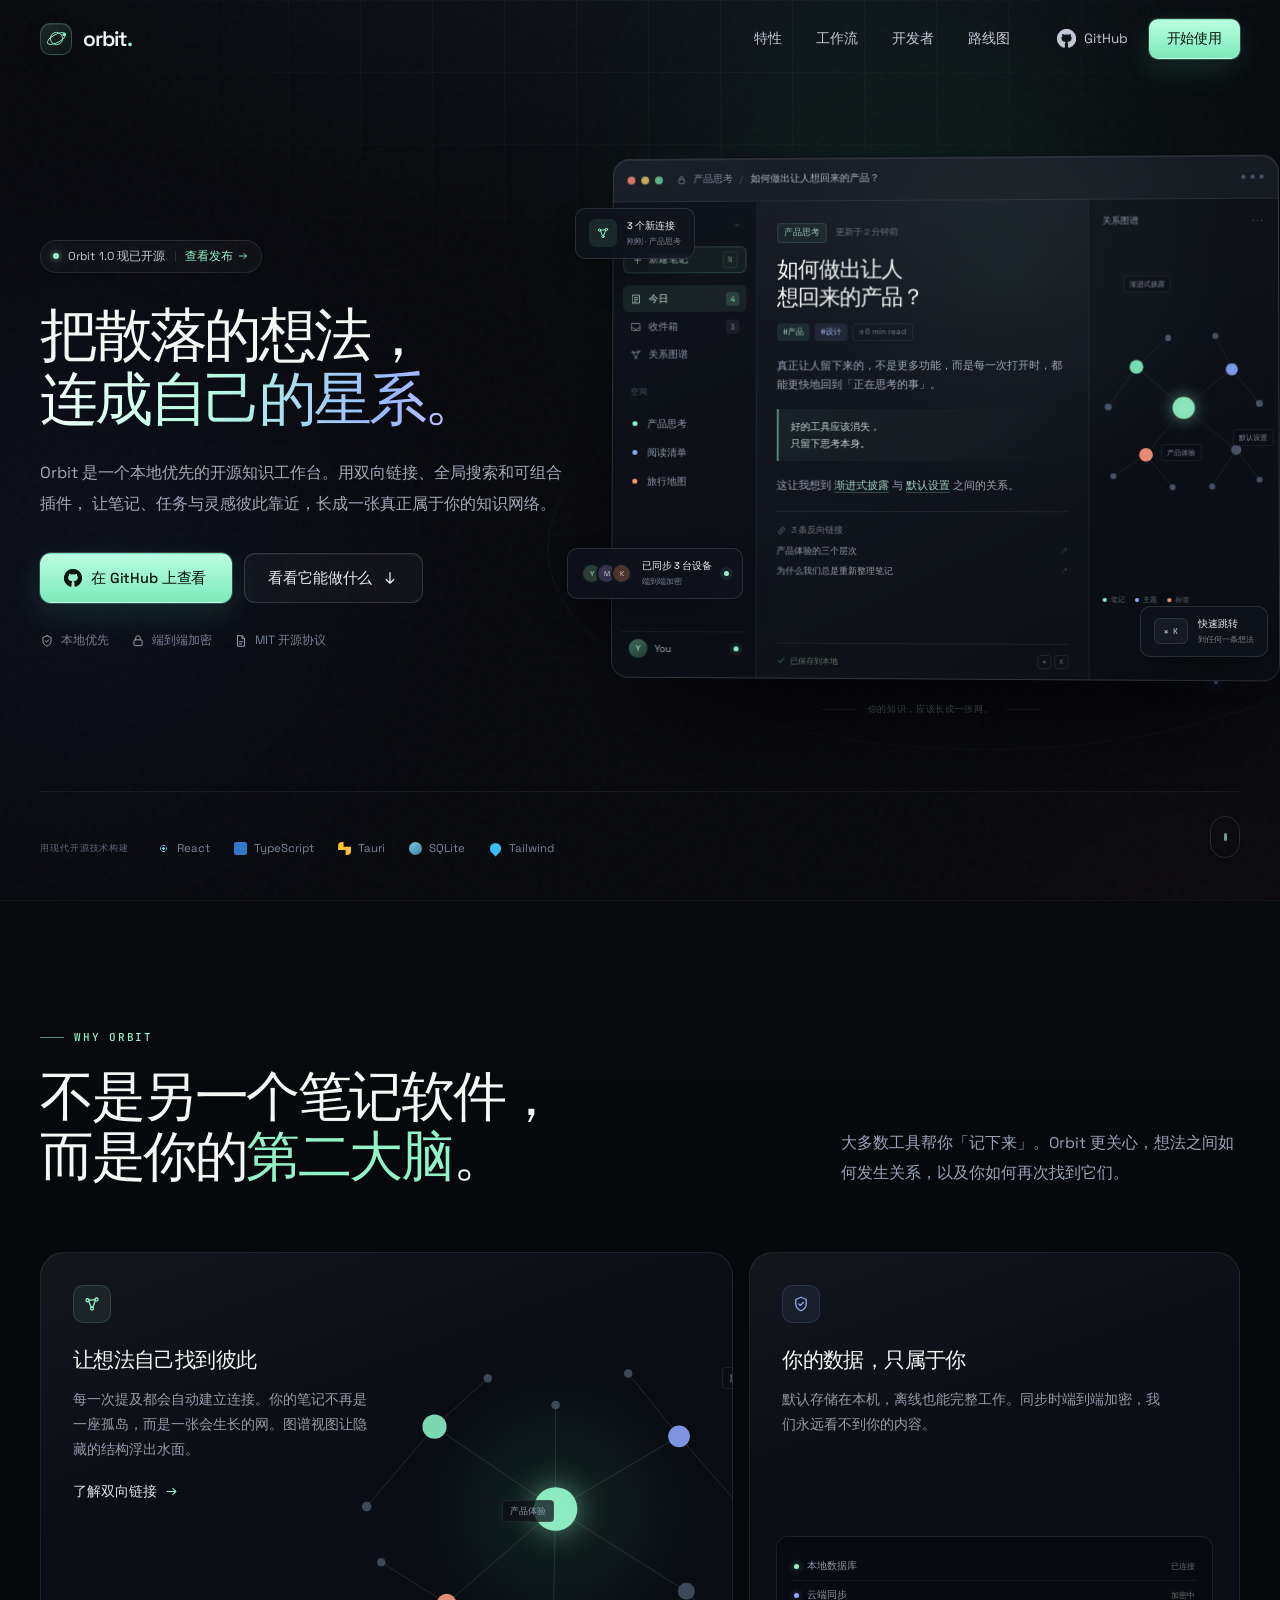
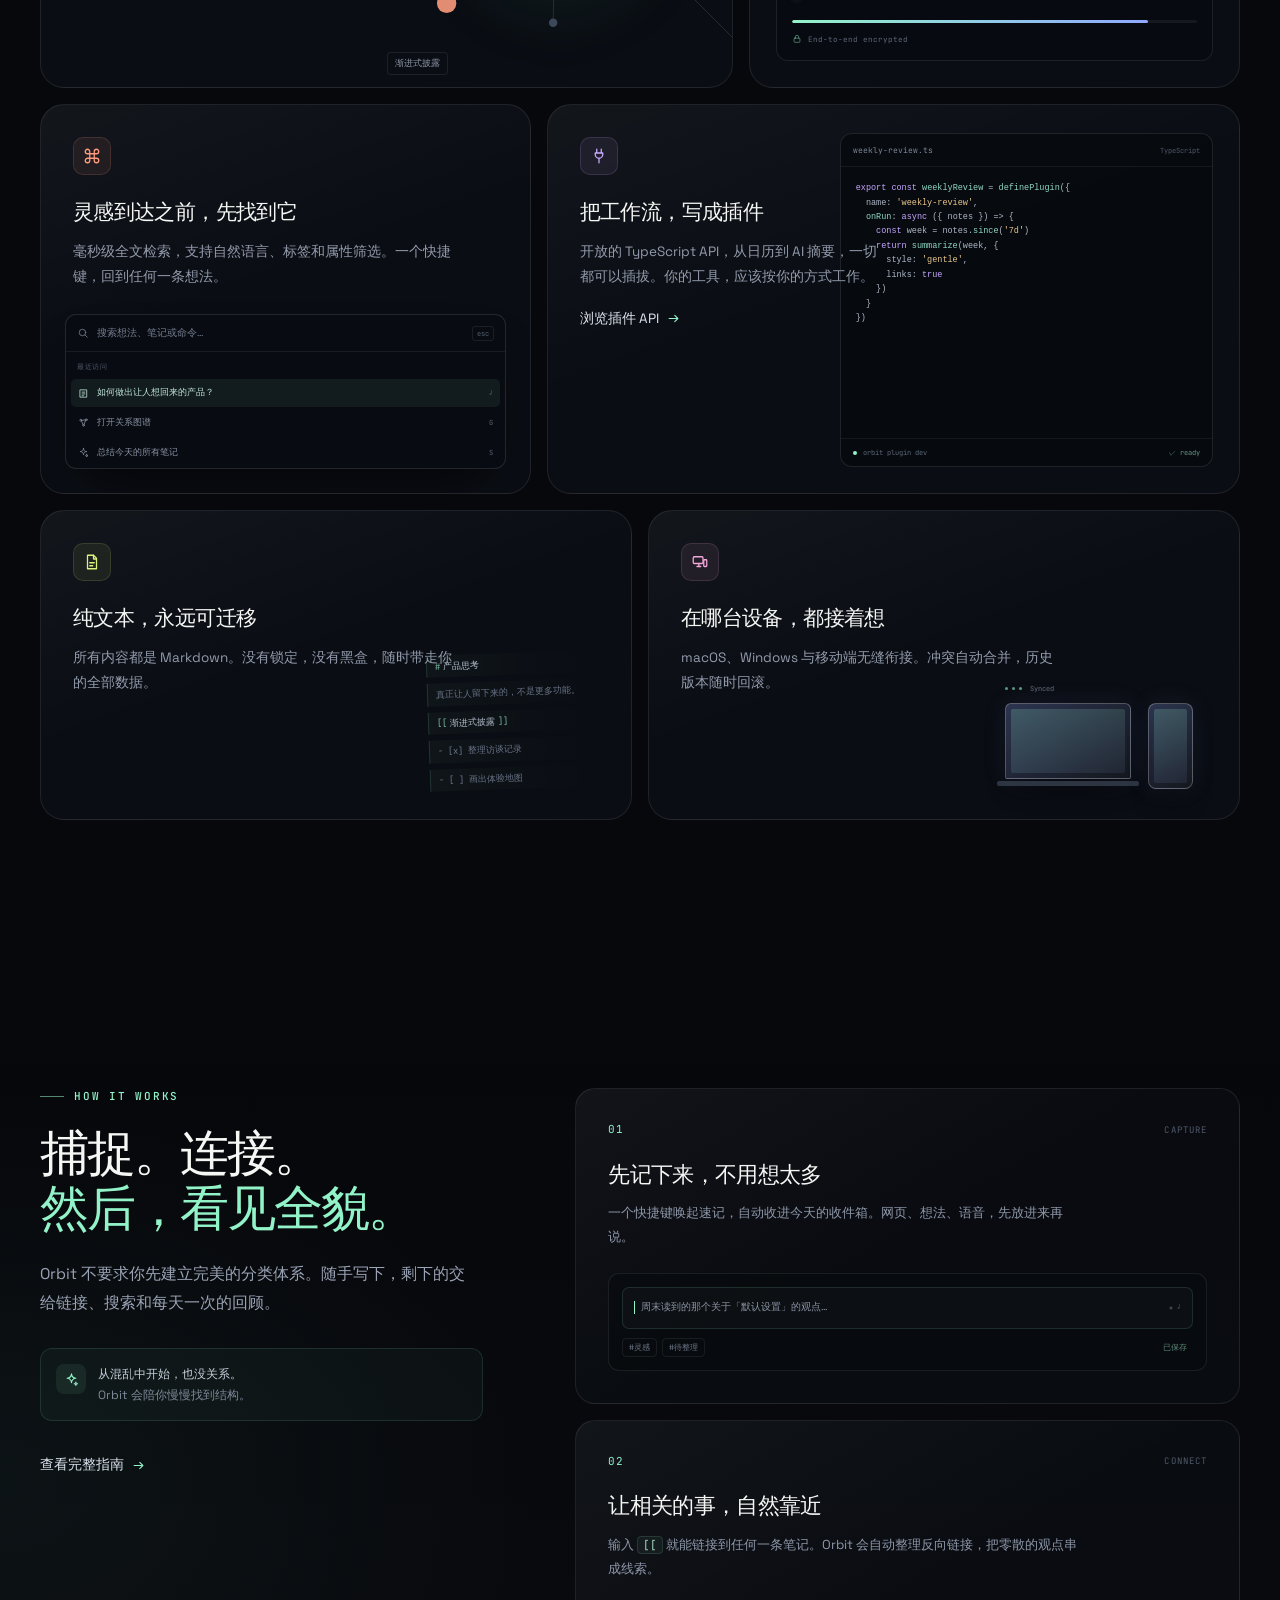
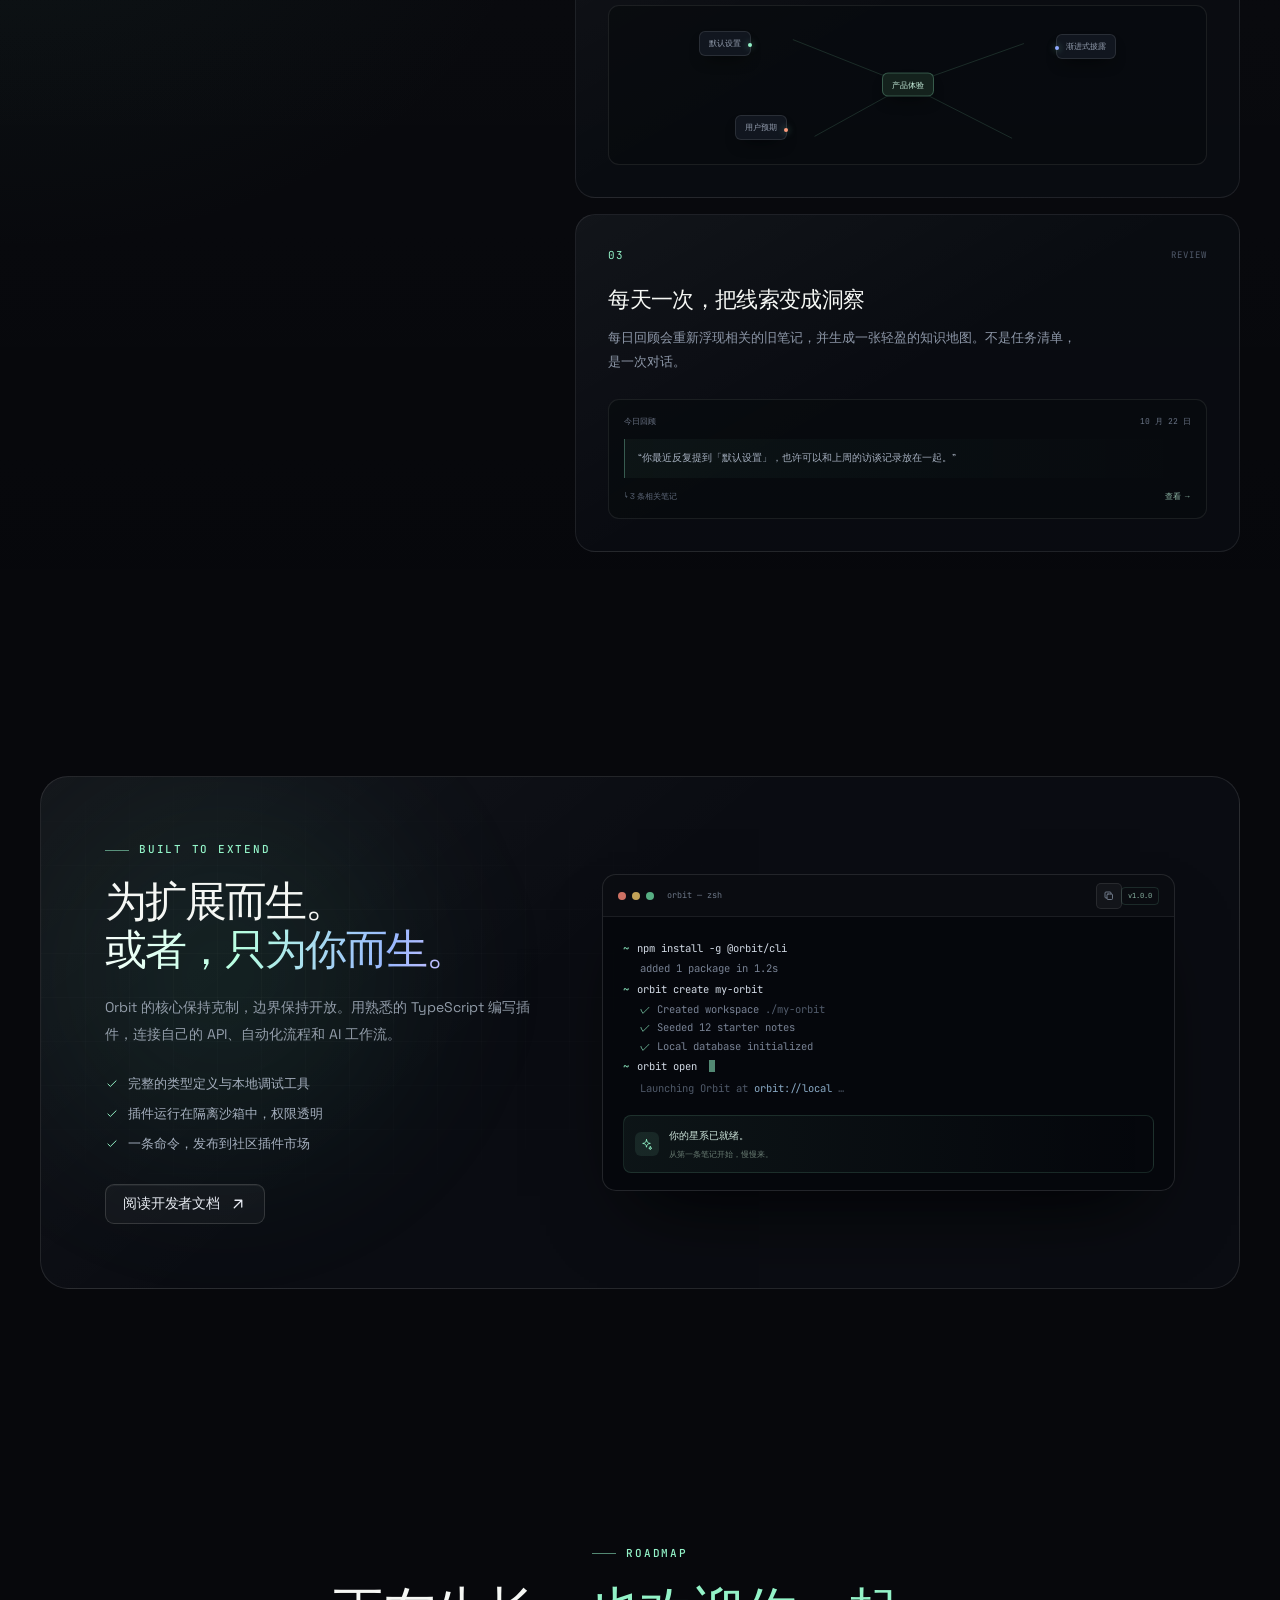
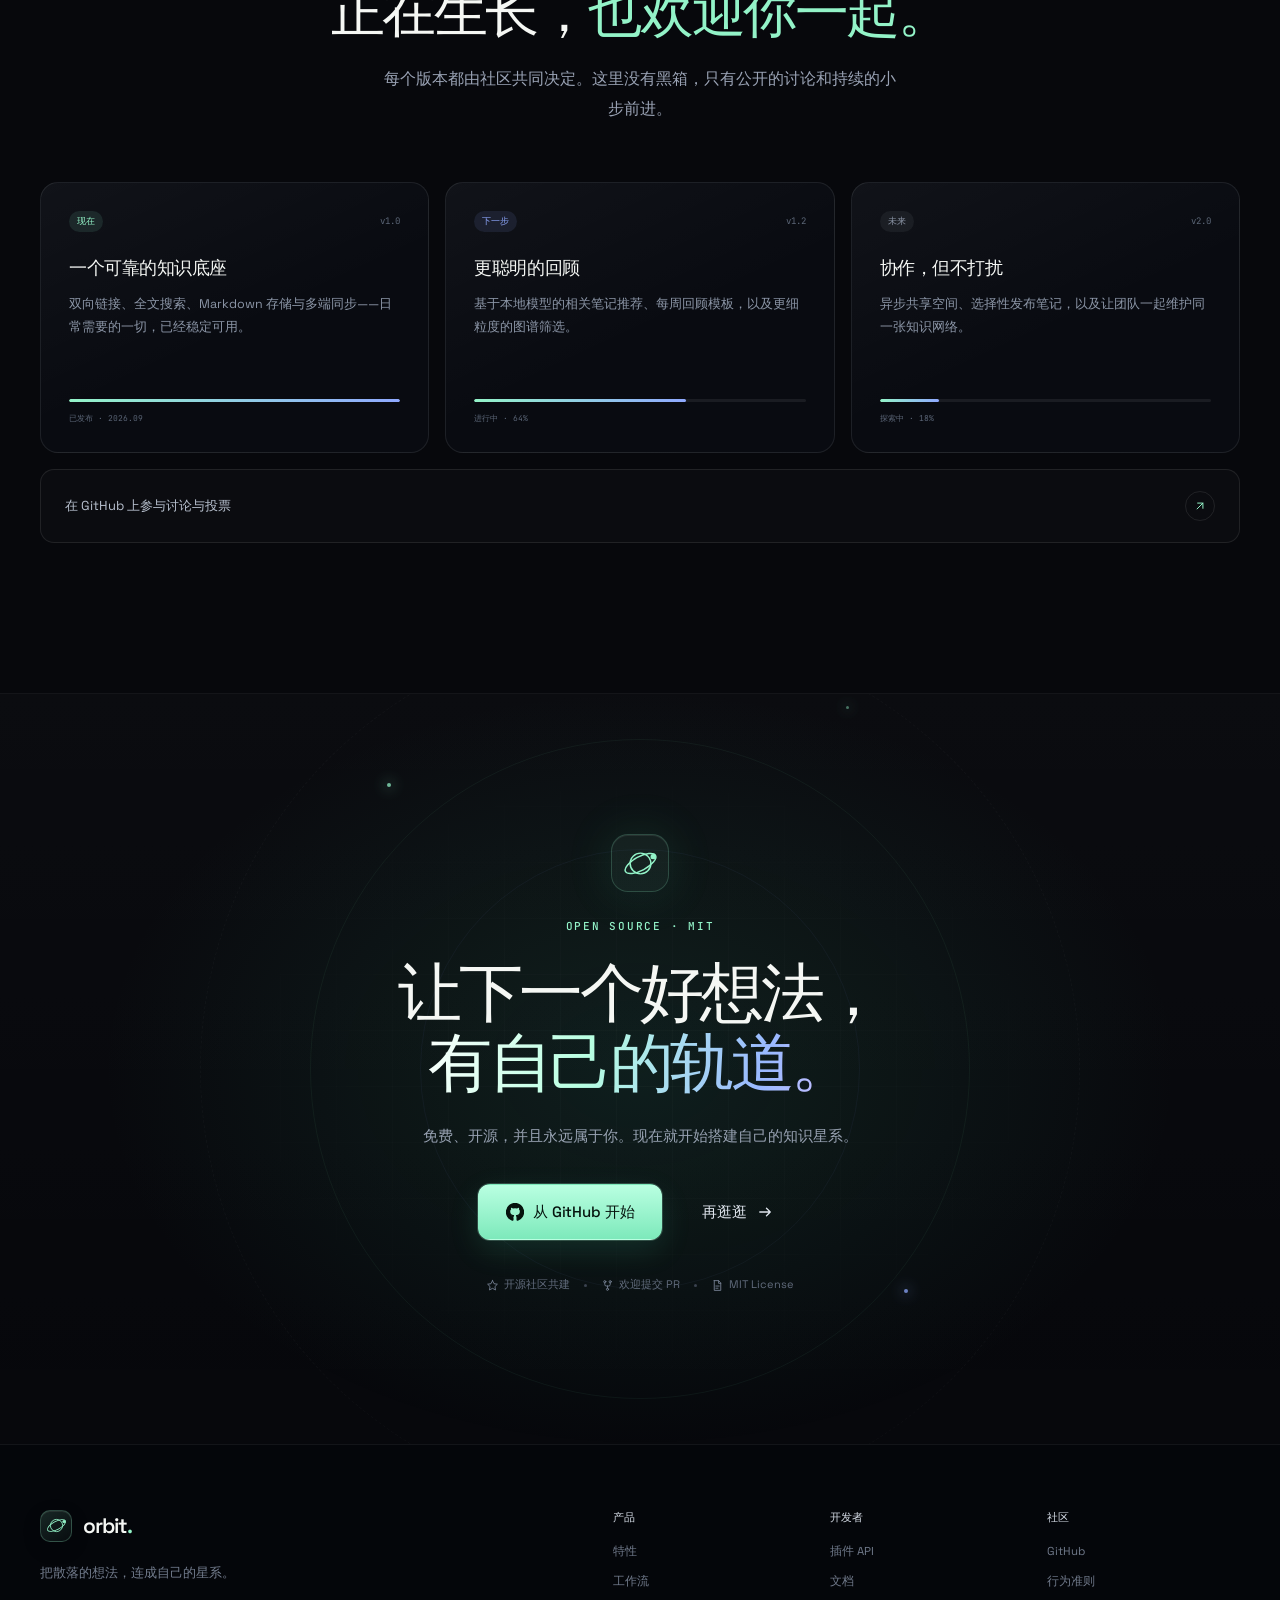
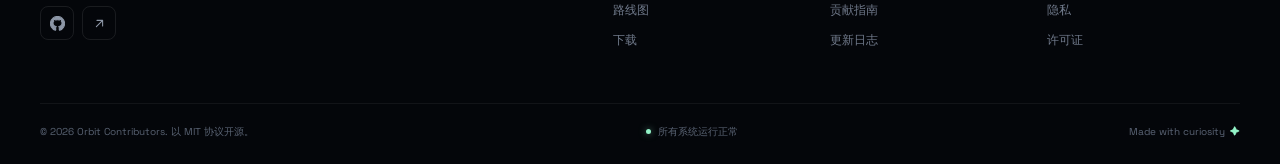
<file: index.html>
<!doctype html>
<html lang="zh-CN">
<head>
  <meta charset="utf-8">
  <meta name="viewport" content="width=device-width, initial-scale=1">
  <meta name="color-scheme" content="dark">
  <meta name="theme-color" content="#08090e">
  <title>Orbit — 把散落的想法，连成自己的星系</title>
  <meta name="description" content="Orbit 是一个本地优先的开源知识工作台。用双向链接、全局搜索与可组合插件，把笔记、任务和灵感编织成一张会生长的知识网络。">
  <meta name="author" content="Orbit Contributors">
  <meta name="robots" content="index, follow">
  <link rel="canonical" href="https://kanebowman.github.io/orbit/">
  <meta property="og:type" content="website">
  <meta property="og:site_name" content="Orbit">
  <meta property="og:url" content="https://kanebowman.github.io/orbit/">
  <meta property="og:title" content="Orbit — 把散落的想法，连成自己的星系">
  <meta property="og:description" content="本地优先的开源知识工作台。你的想法，值得一个更好的轨道。">
  <meta property="og:image" content="https://kanebowman.github.io/orbit/assets/img/og.png">
  <meta property="og:image:width" content="1200">
  <meta property="og:image:height" content="630">
  <meta property="og:image:alt" content="Orbit 项目介绍页：把散落的想法，连成自己的星系。">
  <meta name="twitter:card" content="summary_large_image">
  <meta name="twitter:title" content="Orbit — 把散落的想法，连成自己的星系">
  <meta name="twitter:description" content="本地优先的开源知识工作台。你的想法，值得一个更好的轨道。">
  <meta name="twitter:image" content="https://kanebowman.github.io/orbit/assets/img/og.png">
  <link rel="icon" href="assets/img/favicon.svg" type="image/svg+xml">
  <script>document.documentElement.classList.add("js");</script>
  <noscript><style>.reveal{opacity:1!important;transform:none!important}</style></noscript>
  <link rel="preload" href="assets/fonts/space-grotesk-latin.woff2" as="font" type="font/woff2" crossorigin>
  <link rel="preload" href="assets/fonts/jetbrains-mono-latin.woff2" as="font" type="font/woff2" crossorigin>
  <link rel="stylesheet" href="assets/css/style.css">
  <script src="assets/js/main.js" defer></script>
  <script type="application/ld+json">
    {
      "@context": "https://schema.org",
      "@type": "SoftwareApplication",
      "name": "Orbit",
      "url": "https://kanebowman.github.io/orbit/",
      "applicationCategory": "ProductivityApplication",
      "operatingSystem": "macOS, Windows, Linux",
      "description": "本地优先的开源知识工作台，用双向链接、全局搜索与可组合插件连接笔记、任务和灵感。",
      "offers": {
        "@type": "Offer",
        "price": "0",
        "priceCurrency": "USD"
      },
      "license": "https://opensource.org/licenses/MIT"
    }
  </script>
</head>
<body>
  <a class="skip-link" href="#main">跳到主要内容</a>

  <svg class="icon-sprite" aria-hidden="true" width="0" height="0">
    <symbol id="i-github" viewBox="0 0 24 24">
      <path fill="currentColor" d="M12 .7a11.3 11.3 0 0 0-3.57 22.03c.57.1.78-.25.78-.55v-2.17c-3.17.69-3.84-1.35-3.84-1.35-.52-1.32-1.27-1.67-1.27-1.67-1.04-.71.08-.7.08-.7 1.15.08 1.75 1.18 1.75 1.18 1.02 1.75 2.68 1.25 3.33.95.1-.74.4-1.25.73-1.53-2.53-.29-5.19-1.27-5.19-5.62 0-1.24.44-2.26 1.17-3.05-.12-.29-.51-1.45.11-3.02 0 0 .95-.31 3.12 1.17a10.8 10.8 0 0 1 5.68 0c2.17-1.48 3.12-1.17 3.12-1.17.62 1.57.23 2.73.11 3.02.73.79 1.17 1.81 1.17 3.05 0 4.36-2.67 5.32-5.21 5.61.41.36.78 1.05.78 2.13v3.16c0 .3.21.66.79.55A11.3 11.3 0 0 0 12 .7Z"/>
    </symbol>
    <symbol id="i-arrow-up-right" viewBox="0 0 24 24">
      <path d="M7 17 17 7M8 7h9v9"/>
    </symbol>
    <symbol id="i-arrow-right" viewBox="0 0 24 24">
      <path d="M5 12h14m-5-5 5 5-5 5"/>
    </symbol>
    <symbol id="i-arrow-down" viewBox="0 0 24 24">
      <path d="M12 5v14m-5-5 5 5 5-5"/>
    </symbol>
    <symbol id="i-search" viewBox="0 0 24 24">
      <circle cx="11" cy="11" r="6.5"/><path d="m16 16 4.5 4.5"/>
    </symbol>
    <symbol id="i-link" viewBox="0 0 24 24">
      <path d="M10 13.5a4 4 0 0 0 5.7.2l2.4-2.4a4 4 0 0 0-5.7-5.7l-1.4 1.4"/><path d="M14 10.5a4 4 0 0 0-5.7-.2l-2.4 2.4a4 4 0 0 0 5.7 5.7l1.4-1.4"/>
    </symbol>
    <symbol id="i-shield" viewBox="0 0 24 24">
      <path d="M12 3 19 6v5.4c0 4.5-2.9 8-7 9.6-4.1-1.6-7-5.1-7-9.6V6l7-3Z"/><path d="m9.2 12 1.9 1.9 3.9-3.9"/>
    </symbol>
    <symbol id="i-command" viewBox="0 0 24 24">
      <path d="M9 6a3 3 0 1 0-3 3h12a3 3 0 1 0-3-3v12a3 3 0 1 0 3-3H6a3 3 0 1 0 3 3V6Z"/>
    </symbol>
    <symbol id="i-plug" viewBox="0 0 24 24">
      <path d="M9 3v5m6-5v5M7 8h10v2a5 5 0 0 1-10 0V8Zm5 7v6"/>
    </symbol>
    <symbol id="i-devices" viewBox="0 0 24 24">
      <rect x="3" y="5" width="13" height="9" rx="1.5"/><path d="M8 18h5m-2.5-4v4"/><rect x="17" y="9" width="4" height="9" rx="1"/>
    </symbol>
    <symbol id="i-file" viewBox="0 0 24 24">
      <path d="M6 3h8l4 4v14H6V3Z"/><path d="M14 3v5h4M9 13h6m-6 4h4"/>
    </symbol>
    <symbol id="i-check" viewBox="0 0 24 24">
      <path d="m5 12 4.2 4.2L19 6.5"/>
    </symbol>
    <symbol id="i-copy" viewBox="0 0 24 24">
      <rect x="8" y="8" width="11" height="11" rx="2"/><path d="M16 8V6a2 2 0 0 0-2-2H6a2 2 0 0 0-2 2v8a2 2 0 0 0 2 2h2"/>
    </symbol>
    <symbol id="i-menu" viewBox="0 0 24 24">
      <path d="M4 7h16M4 12h16M4 17h16"/>
    </symbol>
    <symbol id="i-close" viewBox="0 0 24 24">
      <path d="m6 6 12 12M18 6 6 18"/>
    </symbol>
    <symbol id="i-sparkle" viewBox="0 0 24 24">
      <path d="M12 3c.4 4.6 2.4 6.6 7 7-4.6.4-6.6 2.4-7 7-.4-4.6-2.4-6.6-7-7 4.6-.4 6.6-2.4 7-7Z"/><path d="M19 16c.15 1.8.95 2.6 2.75 2.75C20 18.9 19.15 19.7 19 21.5c-.15-1.8-.95-2.6-2.75-2.75C18.05 18.6 18.85 17.8 19 16Z"/>
    </symbol>
    <symbol id="i-lock" viewBox="0 0 24 24">
      <rect x="5" y="10" width="14" height="10" rx="2"/><path d="M8 10V7a4 4 0 0 1 8 0v3"/>
    </symbol>
    <symbol id="i-plus" viewBox="0 0 24 24">
      <path d="M12 5v14M5 12h14"/>
    </symbol>
    <symbol id="i-note" viewBox="0 0 24 24">
      <path d="M5 4h14v16H5z"/><path d="M9 9h6m-6 4h6m-6 4h3"/>
    </symbol>
    <symbol id="i-graph" viewBox="0 0 24 24">
      <circle cx="6" cy="7" r="2"/><circle cx="18" cy="6" r="2"/><circle cx="12" cy="18" r="2"/><path d="m7.7 8.4 3.1 7.7m2.5 0 3.1-8.4M7.9 7.3l8.2-1"/>
    </symbol>
    <symbol id="i-inbox" viewBox="0 0 24 24">
      <path d="M4 5h16v14H4z"/><path d="M4 14h4l2 3h4l2-3h4"/>
    </symbol>
    <symbol id="i-chevron" viewBox="0 0 24 24">
      <path d="m8 10 4 4 4-4"/>
    </symbol>
    <symbol id="i-star" viewBox="0 0 24 24">
      <path d="m12 3 2.8 5.7 6.2.9-4.5 4.4 1.1 6.2-5.6-2.9-5.6 2.9 1.1-6.2L3 9.6l6.2-.9L12 3Z"/>
    </symbol>
    <symbol id="i-git-fork" viewBox="0 0 24 24">
      <circle cx="7" cy="5" r="2"/><circle cx="17" cy="5" r="2"/><circle cx="12" cy="19" r="2"/><path d="M7 7v3a3 3 0 0 0 3 3h4a3 3 0 0 0 3-3V7M12 13v4"/>
    </symbol>
    <symbol id="i-terminal" viewBox="0 0 24 24">
      <path d="m5 7 4 4-4 4m6 1h8"/>
    </symbol>
    <symbol id="i-external" viewBox="0 0 24 24">
      <path d="M14 4h6v6M20 4 10 14M18 13v6H5V6h6"/>
    </symbol>
  </svg>

  <div class="ambient" aria-hidden="true">
    <div class="ambient__glow ambient__glow--mint"></div>
    <div class="ambient__glow ambient__glow--blue"></div>
    <div class="ambient__glow ambient__glow--coral"></div>
    <div class="ambient__grid"></div>
    <div class="ambient__noise"></div>
  </div>

  <header class="site-header" id="top">
    <div class="container header-inner">
      <a class="brand" href="#top" aria-label="Orbit 首页">
        <span class="brand__mark" aria-hidden="true">
          <svg viewBox="0 0 32 32"><circle cx="16" cy="16" r="8.5"/><ellipse cx="16" cy="16" rx="14" ry="5.6" transform="rotate(-28 16 16)"/><circle class="brand__moon" cx="26.4" cy="10.4" r="2.2"/></svg>
        </span>
        <span class="brand__word">orbit<span>.</span></span>
      </a>

      <nav class="site-nav" id="site-nav" aria-label="主导航">
        <a href="#features">特性</a>
        <a href="#workflow">工作流</a>
        <a href="#developers">开发者</a>
        <a href="#roadmap">路线图</a>
        <div class="nav-mobile-actions">
          <a class="nav-mobile-github" href="https://github.com/KaneBowman/orbit" data-repo-link target="_blank" rel="noopener">
            <svg class="icon" aria-hidden="true"><use href="#i-github"></use></svg>
            GitHub
          </a>
          <a class="nav-mobile-primary" href="#install">开始使用</a>
        </div>
      </nav>

      <div class="header-actions">
        <a class="ghost-link" href="https://github.com/KaneBowman/orbit" data-repo-link target="_blank" rel="noopener">
          <svg class="icon" aria-hidden="true"><use href="#i-github"></use></svg>
          <span>GitHub</span>
        </a>
        <a class="button button--small button--primary" href="#install">开始使用</a>
        <button class="menu-toggle" type="button" aria-expanded="false" aria-controls="site-nav" aria-label="打开菜单">
          <svg class="icon menu-toggle__open" aria-hidden="true"><use href="#i-menu"></use></svg>
          <svg class="icon menu-toggle__close" aria-hidden="true"><use href="#i-close"></use></svg>
        </button>
      </div>
    </div>
  </header>

  <main id="main">
    <section class="hero">
      <div class="hero__orbit" aria-hidden="true">
        <span class="hero__orbit-ring hero__orbit-ring--one"></span>
        <span class="hero__orbit-ring hero__orbit-ring--two"></span>
        <span class="hero__orbit-ring hero__orbit-ring--three"></span>
        <span class="hero__orbit-dot hero__orbit-dot--one"></span>
        <span class="hero__orbit-dot hero__orbit-dot--two"></span>
      </div>

      <div class="container hero__inner">
        <div class="hero__copy">
          <a class="release-pill reveal" href="https://github.com/KaneBowman/orbit" data-repo-link target="_blank" rel="noopener">
            <span class="release-pill__dot"></span>
            <span>Orbit 1.0 现已开源</span>
            <span class="release-pill__divider"></span>
            <span class="release-pill__cta">查看发布 <svg class="icon" aria-hidden="true"><use href="#i-arrow-right"></use></svg></span>
          </a>

          <h1 class="hero__title reveal reveal--delay-1">
            把散落的想法，<br>
            <span class="text-gradient">连成自己的星系。</span>
          </h1>

          <p class="hero__lead reveal reveal--delay-2">
            Orbit 是一个本地优先的开源知识工作台。用双向链接、全局搜索和可组合插件，
            让笔记、任务与灵感彼此靠近，长成一张真正属于你的知识网络。
          </p>

          <div class="hero__actions reveal reveal--delay-3">
            <a class="button button--primary" href="https://github.com/KaneBowman/orbit" data-repo-link target="_blank" rel="noopener">
              <svg class="icon" aria-hidden="true"><use href="#i-github"></use></svg>
              在 GitHub 上查看
            </a>
            <a class="button button--secondary" href="#features">
              看看它能做什么
              <svg class="icon" aria-hidden="true"><use href="#i-arrow-down"></use></svg>
            </a>
          </div>

          <ul class="hero__meta reveal reveal--delay-4" aria-label="项目特点">
            <li><svg class="icon" aria-hidden="true"><use href="#i-shield"></use></svg>本地优先</li>
            <li><svg class="icon" aria-hidden="true"><use href="#i-lock"></use></svg>端到端加密</li>
            <li><svg class="icon" aria-hidden="true"><use href="#i-file"></use></svg>MIT 开源协议</li>
          </ul>
        </div>

        <div class="hero__visual reveal reveal--delay-2">
          <div class="float-card float-card--graph" aria-hidden="true">
            <span class="float-card__icon float-card__icon--mint"><svg class="icon"><use href="#i-graph"></use></svg></span>
            <span><strong>3 个新连接</strong><small>刚刚 · 产品思考</small></span>
          </div>

          <div class="float-card float-card--search" aria-hidden="true">
            <span class="search-key">⌘ K</span>
            <span><strong>快速跳转</strong><small>到任何一条想法</small></span>
          </div>

          <div class="float-card float-card--sync" aria-hidden="true">
            <span class="avatar-stack"><i>Y</i><i>M</i><i>K</i></span>
            <span><strong>已同步 3 台设备</strong><small>端到端加密</small></span>
            <span class="pulse-dot"></span>
          </div>

          <div class="app-window" id="app-window">
            <div class="app-window__bar">
              <div class="traffic" aria-hidden="true"><i></i><i></i><i></i></div>
              <div class="app-window__crumb">
                <svg class="icon" aria-hidden="true"><use href="#i-lock"></use></svg>
                <span>产品思考</span>
                <span class="crumb-sep">/</span>
                <span class="crumb-current">如何做出让人想回来的产品？</span>
              </div>
              <div class="app-window__tools" aria-hidden="true">
                <span class="tool-dot"></span><span class="tool-dot"></span><span class="tool-dot"></span>
              </div>
            </div>

            <div class="app-window__body">
              <aside class="app-sidebar" aria-hidden="true">
                <div class="mini-brand">
                  <span class="mini-brand__mark"></span>
                  <span>orbit</span>
                  <svg class="icon mini-brand__chevron"><use href="#i-chevron"></use></svg>
                </div>
                <div class="quick-add"><svg class="icon"><use href="#i-plus"></use></svg>新建笔记 <kbd>N</kbd></div>
                <div class="side-group">
                  <div class="side-link is-active"><svg class="icon"><use href="#i-note"></use></svg>今日<span class="side-badge">4</span></div>
                  <div class="side-link"><svg class="icon"><use href="#i-inbox"></use></svg>收件箱<span class="side-badge side-badge--muted">3</span></div>
                  <div class="side-link"><svg class="icon"><use href="#i-graph"></use></svg>关系图谱</div>
                </div>
                <div class="side-label">空间</div>
                <div class="side-group side-group--spaces">
                  <div class="side-link"><i class="space-dot space-dot--mint"></i>产品思考</div>
                  <div class="side-link"><i class="space-dot space-dot--blue"></i>阅读清单</div>
                  <div class="side-link"><i class="space-dot space-dot--coral"></i>旅行地图</div>
                </div>
                <div class="side-user">
                  <span class="side-user__avatar">Y</span>
                  <span>You</span>
                  <span class="side-user__status"></span>
                </div>
              </aside>

              <article class="app-note" aria-hidden="true">
                <div class="note-meta">
                  <span class="note-tag">产品思考</span>
                  <span>更新于 2 分钟前</span>
                </div>
                <h2>如何做出让人<br>想回来的产品？</h2>
                <div class="note-properties">
                  <span class="property property--mint">#产品</span>
                  <span class="property property--blue">#设计</span>
                  <span class="property property--plain">◷ 6 min read</span>
                </div>
                <p>真正让人留下来的，不是更多功能，而是每一次打开时，都能更快地回到「正在思考的事」。</p>
                <blockquote>好的工具应该消失，<br>只留下思考本身。</blockquote>
                <p>这让我想到 <span class="wiki-link">渐进式披露</span> 与 <span class="wiki-link">默认设置</span> 之间的关系。</p>
                <div class="backlinks">
                  <div class="backlinks__head"><svg class="icon"><use href="#i-link"></use></svg>3 条反向链接</div>
                  <div class="backlink-row"><span>产品体验的三个层次</span><span>↗</span></div>
                  <div class="backlink-row"><span>为什么我们总是重新整理笔记</span><span>↗</span></div>
                </div>
                <div class="note-footer">
                  <span><svg class="icon"><use href="#i-check"></use></svg>已保存到本地</span>
                  <span class="note-footer__kbd"><kbd>⌘</kbd><kbd>K</kbd></span>
                </div>
              </article>

              <aside class="graph-panel" aria-hidden="true">
                <div class="graph-panel__head"><span>关系图谱</span><span>···</span></div>
                <div class="graph-map">
                  <svg viewBox="0 0 220 210" role="presentation">
                    <g class="graph-lines">
                      <path d="M110 102 55 54M110 102 166 57M110 102 66 157M110 102 171 151M55 54 22 101M166 57 198 97M55 54 92 20M166 57 147 18M66 157 28 182M171 151 198 186M66 157 97 195M171 151 143 194"/>
                    </g>
                    <g class="graph-nodes">
                      <circle cx="110" cy="102" r="13" class="node node--main"/>
                      <circle cx="55" cy="54" r="8" class="node node--mint"/>
                      <circle cx="166" cy="57" r="7" class="node node--blue"/>
                      <circle cx="66" cy="157" r="8" class="node node--coral"/>
                      <circle cx="171" cy="151" r="6" class="node node--soft"/>
                      <circle cx="22" cy="101" r="4" class="node node--soft"/>
                      <circle cx="198" cy="97" r="4" class="node node--soft"/>
                      <circle cx="92" cy="20" r="3.5" class="node node--soft"/>
                      <circle cx="147" cy="18" r="3.5" class="node node--soft"/>
                      <circle cx="28" cy="182" r="3.5" class="node node--soft"/>
                      <circle cx="198" cy="186" r="3.5" class="node node--soft"/>
                      <circle cx="97" cy="195" r="3.5" class="node node--soft"/>
                      <circle cx="143" cy="194" r="3.5" class="node node--soft"/>
                    </g>
                  </svg>
                  <span class="graph-label graph-label--one">产品体验</span>
                  <span class="graph-label graph-label--two">渐进式披露</span>
                  <span class="graph-label graph-label--three">默认设置</span>
                </div>
                <div class="graph-legend"><span><i></i>笔记</span><span><i></i>主题</span><span><i></i>标签</span></div>
              </aside>
            </div>
          </div>

          <div class="visual-caption" aria-hidden="true">
            <span class="visual-caption__line"></span>
            <span>你的知识，应该长成一张网。</span>
            <span class="visual-caption__line"></span>
          </div>
        </div>
      </div>

      <div class="container hero__footer">
        <div class="tech-stack">
          <span class="tech-stack__label">用现代开源技术构建</span>
          <div class="tech-stack__items" aria-label="技术栈">
            <span class="tech-item"><i class="tech-logo tech-logo--react"></i>React</span>
            <span class="tech-item"><i class="tech-logo tech-logo--ts"></i>TypeScript</span>
            <span class="tech-item"><i class="tech-logo tech-logo--tauri"></i>Tauri</span>
            <span class="tech-item"><i class="tech-logo tech-logo--sqlite"></i>SQLite</span>
            <span class="tech-item"><i class="tech-logo tech-logo--tailwind"></i>Tailwind</span>
          </div>
        </div>
        <a class="scroll-cue" href="#features" aria-label="向下滚动查看特性"><span></span></a>
      </div>
    </section>

    <section class="section features" id="features">
      <div class="container">
        <div class="section-heading">
          <div>
            <p class="eyebrow reveal"><span class="eyebrow__line"></span>Why Orbit</p>
            <h2 class="section-title reveal reveal--delay-1">不是另一个笔记软件，<br>而是你的<span class="serif-accent">第二大脑</span>。</h2>
          </div>
          <p class="section-intro reveal reveal--delay-2">大多数工具帮你「记下来」。Orbit 更关心，想法之间如何发生关系，以及你如何再次找到它们。</p>
        </div>

        <div class="bento">
          <article class="bento-card bento-card--graph reveal">
            <div class="bento-card__content">
              <span class="card-icon card-icon--mint"><svg class="icon"><use href="#i-graph"></use></svg></span>
              <h3>让想法自己找到彼此</h3>
              <p>每一次提及都会自动建立连接。你的笔记不再是一座孤岛，而是一张会生长的网。图谱视图让隐藏的结构浮出水面。</p>
              <a class="text-link" href="#workflow">了解双向链接 <svg class="icon"><use href="#i-arrow-right"></use></svg></a>
            </div>
            <div class="bento-graph" aria-hidden="true">
              <div class="bento-graph__halo"></div>
              <svg viewBox="0 0 380 260">
                <g class="bento-lines">
                  <path d="M188 130 88 62M188 130 290 70M188 130 98 208M188 130 296 198M88 62 32 128M290 70 344 132M98 208 44 174M296 198 338 240M88 62 132 22M290 70 248 18M188 130 188 44M188 130 186 224"/>
                </g>
                <g class="bento-nodes">
                  <circle cx="188" cy="130" r="18" class="bnode bnode--main"/>
                  <circle cx="88" cy="62" r="10" class="bnode bnode--mint"/>
                  <circle cx="290" cy="70" r="9" class="bnode bnode--blue"/>
                  <circle cx="98" cy="208" r="8" class="bnode bnode--coral"/>
                  <circle cx="296" cy="198" r="7" class="bnode bnode--soft"/>
                  <circle cx="32" cy="128" r="4" class="bnode bnode--soft"/>
                  <circle cx="344" cy="132" r="4" class="bnode bnode--soft"/>
                  <circle cx="44" cy="174" r="3.5" class="bnode bnode--soft"/>
                  <circle cx="338" cy="240" r="3.5" class="bnode bnode--soft"/>
                  <circle cx="132" cy="22" r="3.5" class="bnode bnode--soft"/>
                  <circle cx="248" cy="18" r="3.5" class="bnode bnode--soft"/>
                  <circle cx="188" cy="44" r="3.5" class="bnode bnode--soft"/>
                  <circle cx="186" cy="224" r="3.5" class="bnode bnode--soft"/>
                </g>
              </svg>
              <span class="bento-graph__label bento-graph__label--a">产品体验</span>
              <span class="bento-graph__label bento-graph__label--b">默认设置</span>
              <span class="bento-graph__label bento-graph__label--c">渐进式披露</span>
            </div>
          </article>

          <article class="bento-card bento-card--local reveal reveal--delay-1">
            <div class="bento-card__content">
              <span class="card-icon card-icon--blue"><svg class="icon"><use href="#i-shield"></use></svg></span>
              <h3>你的数据，只属于你</h3>
              <p>默认存储在本机，离线也能完整工作。同步时端到端加密，我们永远看不到你的内容。</p>
            </div>
            <div class="local-demo" aria-hidden="true">
              <div class="local-demo__row"><span class="status-led"></span><span>本地数据库</span><span class="local-demo__check">已连接</span></div>
              <div class="local-demo__row"><span class="status-led status-led--blue"></span><span>云端同步</span><span class="local-demo__check">加密中</span></div>
              <div class="local-demo__bar"><i></i></div>
              <div class="local-demo__foot"><svg class="icon"><use href="#i-lock"></use></svg><span>End-to-end encrypted</span></div>
            </div>
          </article>

          <article class="bento-card bento-card--search reveal">
            <div class="bento-card__content">
              <span class="card-icon card-icon--coral"><svg class="icon"><use href="#i-command"></use></svg></span>
              <h3>灵感到达之前，先找到它</h3>
              <p>毫秒级全文检索，支持自然语言、标签和属性筛选。一个快捷键，回到任何一条想法。</p>
            </div>
            <div class="command-demo" aria-hidden="true">
              <div class="command-demo__bar"><svg class="icon"><use href="#i-search"></use></svg><span>搜索想法、笔记或命令…</span><kbd>esc</kbd></div>
              <div class="command-demo__group">最近访问</div>
              <div class="command-demo__item is-selected"><svg class="icon"><use href="#i-note"></use></svg><span>如何做出让人想回来的产品？</span><kbd>↵</kbd></div>
              <div class="command-demo__item"><svg class="icon"><use href="#i-graph"></use></svg><span>打开关系图谱</span><kbd>G</kbd></div>
              <div class="command-demo__item"><svg class="icon"><use href="#i-sparkle"></use></svg><span>总结今天的所有笔记</span><kbd>S</kbd></div>
            </div>
          </article>

          <article class="bento-card bento-card--plugins reveal reveal--delay-1">
            <div class="bento-card__content">
              <span class="card-icon card-icon--violet"><svg class="icon"><use href="#i-plug"></use></svg></span>
              <h3>把工作流，写成插件</h3>
              <p>开放的 TypeScript API，从日历到 AI 摘要，一切都可以插拔。你的工具，应该按你的方式工作。</p>
              <a class="text-link" href="#developers">浏览插件 API <svg class="icon"><use href="#i-arrow-right"></use></svg></a>
            </div>
            <div class="plugin-code" aria-hidden="true">
              <div class="plugin-code__top"><span>weekly-review.ts</span><span class="plugin-code__lang">TypeScript</span></div>
              <pre><code><span class="code-keyword">export</span> <span class="code-keyword">const</span> <span class="code-fn">weeklyReview</span> = <span class="code-fn">definePlugin</span>({
  name: <span class="code-string">'weekly-review'</span>,
  <span class="code-fn">onRun</span>: <span class="code-keyword">async</span> ({ notes }) =&gt; {
    <span class="code-keyword">const</span> week = notes.<span class="code-fn">since</span>(<span class="code-string">'7d'</span>)
    <span class="code-keyword">return</span> <span class="code-fn">summarize</span>(week, {
      style: <span class="code-string">'gentle'</span>,
      links: <span class="code-keyword">true</span>
    })
  }
})</code></pre>
              <div class="plugin-code__foot"><span class="plugin-pulse"></span><span>orbit plugin dev</span><span>✓ ready</span></div>
            </div>
          </article>

          <article class="bento-card bento-card--markdown reveal">
            <div class="bento-card__content">
              <span class="card-icon card-icon--lime"><svg class="icon"><use href="#i-file"></use></svg></span>
              <h3>纯文本，永远可迁移</h3>
              <p>所有内容都是 Markdown。没有锁定，没有黑盒，随时带走你的全部数据。</p>
            </div>
            <div class="markdown-demo" aria-hidden="true">
              <span class="md-line"><i class="md-syntax">#</i> 产品思考</span>
              <span class="md-line md-line--muted">真正让人留下来的，不是更多功能。</span>
              <span class="md-line"><i class="md-syntax">[[</i>渐进式披露<i class="md-syntax">]]</i></span>
              <span class="md-line md-line--muted">- [x] 整理访谈记录</span>
              <span class="md-line md-line--muted">- [ ] 画出体验地图</span>
            </div>
          </article>

          <article class="bento-card bento-card--sync reveal reveal--delay-1">
            <div class="bento-card__content">
              <span class="card-icon card-icon--pink"><svg class="icon"><use href="#i-devices"></use></svg></span>
              <h3>在哪台设备，都接着想</h3>
              <p>macOS、Windows 与移动端无缝衔接。冲突自动合并，历史版本随时回滚。</p>
            </div>
            <div class="devices-demo" aria-hidden="true">
              <div class="device device--laptop"><span></span></div>
              <div class="device device--phone"><span></span></div>
              <div class="device-sync"><i></i><i></i><i></i><span>Synced</span></div>
            </div>
          </article>
        </div>
      </div>
    </section>

    <section class="section workflow" id="workflow">
      <div class="container workflow__inner">
        <div class="workflow__intro">
          <p class="eyebrow reveal"><span class="eyebrow__line"></span>How it works</p>
          <h2 class="section-title reveal reveal--delay-1">捕捉。连接。<br><span class="serif-accent">然后，看见全貌。</span></h2>
          <p class="section-intro reveal reveal--delay-2">Orbit 不要求你先建立完美的分类体系。随手写下，剩下的交给链接、搜索和每天一次的回顾。</p>
          <div class="workflow__note reveal reveal--delay-3">
            <span class="workflow__note-icon"><svg class="icon"><use href="#i-sparkle"></use></svg></span>
            <p><strong>从混乱中开始，也没关系。</strong><br>Orbit 会陪你慢慢找到结构。</p>
          </div>
          <a class="text-link reveal reveal--delay-4" href="#install">查看完整指南 <svg class="icon"><use href="#i-arrow-right"></use></svg></a>
        </div>

        <div class="steps">
          <article class="step reveal">
            <div class="step__top">
              <span class="step__number">01</span>
              <span class="step__tag">Capture</span>
            </div>
            <h3>先记下来，不用想太多</h3>
            <p>一个快捷键唤起速记，自动收进今天的收件箱。网页、想法、语音，先放进来再说。</p>
            <div class="step-demo step-demo--capture" aria-hidden="true">
              <div class="capture-input"><span class="capture-cursor"></span><span>周末读到的那个关于「默认设置」的观点…</span><kbd>⌘ ↵</kbd></div>
              <div class="capture-tags"><span>#灵感</span><span>#待整理</span><span class="capture-saved">已保存</span></div>
            </div>
          </article>

          <article class="step reveal reveal--delay-1">
            <div class="step__top">
              <span class="step__number">02</span>
              <span class="step__tag">Connect</span>
            </div>
            <h3>让相关的事，自然靠近</h3>
            <p>输入 <code>[[</code> 就能链接到任何一条笔记。Orbit 会自动整理反向链接，把零散的观点串成线索。</p>
            <div class="step-demo step-demo--connect" aria-hidden="true">
              <div class="connect-node connect-node--center">产品体验</div>
              <div class="connect-node connect-node--a">默认设置</div>
              <div class="connect-node connect-node--b">渐进式披露</div>
              <div class="connect-node connect-node--c">用户预期</div>
              <svg viewBox="0 0 400 160"><path d="M200 80 84 34M200 80 318 38M200 80 106 132M200 80 306 134"/></svg>
            </div>
          </article>

          <article class="step reveal reveal--delay-2">
            <div class="step__top">
              <span class="step__number">03</span>
              <span class="step__tag">Review</span>
            </div>
            <h3>每天一次，把线索变成洞察</h3>
            <p>每日回顾会重新浮现相关的旧笔记，并生成一张轻盈的知识地图。不是任务清单，是一次对话。</p>
            <div class="step-demo step-demo--review" aria-hidden="true">
              <div class="review-head"><span>今日回顾</span><span>10 月 22 日</span></div>
              <div class="review-quote">“你最近反复提到「默认设置」，也许可以和上周的访谈记录放在一起。”</div>
              <div class="review-links"><span>↳ 3 条相关笔记</span><span>查看 →</span></div>
            </div>
          </article>
        </div>
      </div>
    </section>

    <section class="section developers" id="developers">
      <div class="container">
        <div class="dev-shell reveal">
          <div class="dev-glow" aria-hidden="true"></div>
          <div class="dev-copy">
            <p class="eyebrow"><span class="eyebrow__line"></span>Built to extend</p>
            <h2>为扩展而生。<br><span class="text-gradient">或者，只为你而生。</span></h2>
            <p>Orbit 的核心保持克制，边界保持开放。用熟悉的 TypeScript 编写插件，连接自己的 API、自动化流程和 AI 工作流。</p>
            <ul class="dev-list">
              <li><svg class="icon"><use href="#i-check"></use></svg>完整的类型定义与本地调试工具</li>
              <li><svg class="icon"><use href="#i-check"></use></svg>插件运行在隔离沙箱中，权限透明</li>
              <li><svg class="icon"><use href="#i-check"></use></svg>一条命令，发布到社区插件市场</li>
            </ul>
            <a class="button button--secondary button--small" href="#install">阅读开发者文档 <svg class="icon"><use href="#i-arrow-up-right"></use></svg></a>
          </div>

          <div class="dev-terminal" id="install">
            <div class="terminal-bar">
              <div class="traffic"><i></i><i></i><i></i></div>
              <span>orbit — zsh</span>
              <span class="terminal-bar__badge">v1.0.0</span>
            </div>
            <div class="terminal-body">
              <div class="terminal-line"><span class="terminal-prompt">~</span><span class="terminal-cmd">npm install -g @orbit/cli</span></div>
              <div class="terminal-output">added 1 package in 1.2s</div>
              <div class="terminal-line"><span class="terminal-prompt">~</span><span class="terminal-cmd">orbit create my-orbit</span></div>
              <div class="terminal-output"><span class="terminal-mint">✓</span> Created workspace <span class="terminal-dim">./my-orbit</span></div>
              <div class="terminal-output"><span class="terminal-mint">✓</span> Seeded 12 starter notes</div>
              <div class="terminal-output"><span class="terminal-mint">✓</span> Local database initialized</div>
              <div class="terminal-line"><span class="terminal-prompt">~</span><span class="terminal-cmd">orbit open</span><span class="terminal-cursor"></span></div>
              <div class="terminal-output terminal-output--muted">Launching Orbit at <span>orbit://local</span> …</div>
              <div class="terminal-success">
                <span class="terminal-success__icon"><svg class="icon"><use href="#i-sparkle"></use></svg></span>
                <span><strong>你的星系已就绪。</strong><small>从第一条笔记开始，慢慢来。</small></span>
              </div>
            </div>
            <button class="copy-button" type="button" data-copy="npm install -g @orbit/cli" aria-label="复制安装命令">
              <svg class="icon copy-button__copy"><use href="#i-copy"></use></svg>
              <svg class="icon copy-button__done"><use href="#i-check"></use></svg>
            </button>
          </div>
        </div>
      </div>
    </section>

    <section class="section roadmap" id="roadmap">
      <div class="container">
        <div class="section-heading section-heading--center">
          <p class="eyebrow reveal"><span class="eyebrow__line"></span>Roadmap</p>
          <h2 class="section-title reveal reveal--delay-1">正在生长，<br class="mobile-break"><span class="serif-accent">也欢迎你一起。</span></h2>
          <p class="section-intro reveal reveal--delay-2">每个版本都由社区共同决定。这里没有黑箱，只有公开的讨论和持续的小步前进。</p>
        </div>

        <div class="roadmap-grid">
          <article class="roadmap-card reveal">
            <div class="roadmap-card__head"><span class="roadmap-status roadmap-status--now">现在</span><span>v1.0</span></div>
            <h3>一个可靠的知识底座</h3>
            <p>双向链接、全文搜索、Markdown 存储与多端同步——日常需要的一切，已经稳定可用。</p>
            <div class="progress"><span style="width: 100%"></span></div>
            <span class="roadmap-card__foot">已发布 · 2026.09</span>
          </article>
          <article class="roadmap-card reveal reveal--delay-1">
            <div class="roadmap-card__head"><span class="roadmap-status roadmap-status--next">下一步</span><span>v1.2</span></div>
            <h3>更聪明的回顾</h3>
            <p>基于本地模型的相关笔记推荐、每周回顾模板，以及更细粒度的图谱筛选。</p>
            <div class="progress"><span style="width: 64%"></span></div>
            <span class="roadmap-card__foot">进行中 · 64%</span>
          </article>
          <article class="roadmap-card reveal reveal--delay-2">
            <div class="roadmap-card__head"><span class="roadmap-status roadmap-status--future">未来</span><span>v2.0</span></div>
            <h3>协作，但不打扰</h3>
            <p>异步共享空间、选择性发布笔记，以及让团队一起维护同一张知识网络。</p>
            <div class="progress"><span style="width: 18%"></span></div>
            <span class="roadmap-card__foot">探索中 · 18%</span>
          </article>
        </div>

        <a class="roadmap-link reveal" href="https://github.com/KaneBowman/orbit" data-repo-link target="_blank" rel="noopener">
          <span>在 GitHub 上参与讨论与投票</span>
          <span class="roadmap-link__arrow"><svg class="icon"><use href="#i-arrow-up-right"></use></svg></span>
        </a>
      </div>
    </section>

    <section class="cta">
      <div class="cta__orbit" aria-hidden="true">
        <span></span><span></span><span></span>
        <i></i><i></i><i></i>
      </div>
      <div class="container cta__inner reveal">
        <span class="cta__mark" aria-hidden="true">
          <svg viewBox="0 0 32 32"><circle cx="16" cy="16" r="8.5"/><ellipse cx="16" cy="16" rx="14" ry="5.6" transform="rotate(-28 16 16)"/><circle cx="26.4" cy="10.4" r="2.2"/></svg>
        </span>
        <p class="eyebrow">Open source · MIT</p>
        <h2>让下一个好想法，<br><span class="text-gradient">有自己的轨道。</span></h2>
        <p>免费、开源，并且永远属于你。现在就开始搭建自己的知识星系。</p>
        <div class="cta__actions">
          <a class="button button--primary button--large" href="https://github.com/KaneBowman/orbit" data-repo-link target="_blank" rel="noopener">
            <svg class="icon"><use href="#i-github"></use></svg>
            从 GitHub 开始
          </a>
          <a class="button button--ghost button--large" href="#features">再逛逛 <svg class="icon"><use href="#i-arrow-right"></use></svg></a>
        </div>
        <div class="cta__meta">
          <span><svg class="icon"><use href="#i-star"></use></svg>开源社区共建</span>
          <span class="cta__meta-sep"></span>
          <span><svg class="icon"><use href="#i-git-fork"></use></svg>欢迎提交 PR</span>
          <span class="cta__meta-sep"></span>
          <span><svg class="icon"><use href="#i-file"></use></svg>MIT License</span>
        </div>
      </div>
    </section>
  </main>

  <footer class="site-footer">
    <div class="container footer-main">
      <div class="footer-brand">
        <a class="brand" href="#top" aria-label="Orbit 首页">
          <span class="brand__mark" aria-hidden="true">
            <svg viewBox="0 0 32 32"><circle cx="16" cy="16" r="8.5"/><ellipse cx="16" cy="16" rx="14" ry="5.6" transform="rotate(-28 16 16)"/><circle class="brand__moon" cx="26.4" cy="10.4" r="2.2"/></svg>
          </span>
          <span class="brand__word">orbit<span>.</span></span>
        </a>
        <p>把散落的想法，连成自己的星系。</p>
        <div class="footer-socials">
          <a href="https://github.com/KaneBowman/orbit" data-repo-link target="_blank" rel="noopener" aria-label="GitHub"><svg class="icon"><use href="#i-github"></use></svg></a>
          <a href="#top" aria-label="回到顶部"><svg class="icon"><use href="#i-arrow-up-right"></use></svg></a>
        </div>
      </div>
      <div class="footer-columns">
        <div class="footer-col">
          <h4>产品</h4>
          <a href="#features">特性</a>
          <a href="#workflow">工作流</a>
          <a href="#roadmap">路线图</a>
          <a href="#install">下载</a>
        </div>
        <div class="footer-col">
          <h4>开发者</h4>
          <a href="#developers">插件 API</a>
          <a href="#developers">文档</a>
          <a href="https://github.com/KaneBowman/orbit" data-repo-link target="_blank" rel="noopener">贡献指南</a>
          <a href="https://github.com/KaneBowman/orbit" data-repo-link target="_blank" rel="noopener">更新日志</a>
        </div>
        <div class="footer-col">
          <h4>社区</h4>
          <a href="https://github.com/KaneBowman/orbit" data-repo-link target="_blank" rel="noopener">GitHub</a>
          <a href="#top">行为准则</a>
          <a href="#top">隐私</a>
          <a href="#top">许可证</a>
        </div>
      </div>
    </div>
    <div class="container footer-bottom">
      <p>© <span id="year">2026</span> Orbit Contributors. 以 MIT 协议开源。</p>
      <p class="footer-status"><span class="status-led"></span>所有系统运行正常</p>
      <p class="footer-made">Made with curiosity <span aria-hidden="true">✦</span></p>
    </div>
  </footer>

  <div class="toast" role="status" aria-live="polite">安装命令已复制</div>
</body>
</html>
</file>
<file: assets/css/style.css>
@font-face {
  font-family: "Space Grotesk";
  src: url("../fonts/space-grotesk-latin.woff2") format("woff2");
  font-style: normal;
  font-weight: 300 700;
  font-display: swap;
  unicode-range: U+0000-00FF, U+0131, U+0152-0153, U+02BB-02BC, U+02C6, U+02DA, U+02DC, U+2000-206F, U+20AC, U+2122, U+2191, U+2193, U+2212, U+2215, U+FEFF, U+FFFD;
}

@font-face {
  font-family: "JetBrains Mono";
  src: url("../fonts/jetbrains-mono-latin.woff2") format("woff2");
  font-style: normal;
  font-weight: 400 600;
  font-display: swap;
  unicode-range: U+0000-00FF, U+0131, U+0152-0153, U+02BB-02BC, U+02C6, U+02DA, U+02DC, U+2000-206F, U+20AC, U+2122, U+2191, U+2193, U+2212, U+2215, U+FEFF, U+FFFD;
}

:root {
  --bg: #07080c;
  --bg-soft: #0a0c12;
  --panel: #0d1017;
  --panel-2: #11151e;
  --panel-3: #161b26;
  --text: #f5f7f4;
  --muted: #9aa3b5;
  --faint: #697386;
  --line: rgba(255, 255, 255, 0.085);
  --line-strong: rgba(255, 255, 255, 0.14);
  --mint: #93f3c8;
  --mint-strong: #62e8b4;
  --blue: #8fa9ff;
  --coral: #ff9c7d;
  --violet: #c9aaff;
  --lime: #dcf47a;
  --pink: #f2a8d9;
  --font-display: "Space Grotesk", "PingFang SC", "Hiragino Sans GB", "Microsoft YaHei", sans-serif;
  --font-body: "Space Grotesk", "PingFang SC", "Hiragino Sans GB", "Microsoft YaHei", sans-serif;
  --mono: "JetBrains Mono", "SFMono-Regular", Consolas, monospace;
  --max: 1200px;
  --radius: 24px;
  --header-h: 78px;
  --ease: cubic-bezier(0.22, 1, 0.36, 1);
}

*,
*::before,
*::after {
  box-sizing: border-box;
}

html {
  scroll-behavior: smooth;
  scroll-padding-top: calc(var(--header-h) + 28px);
  -webkit-text-size-adjust: 100%;
}

body {
  margin: 0;
  background: var(--bg);
  color: var(--text);
  font-family: var(--font-body);
  font-size: 16px;
  line-height: 1.6;
  overflow-x: hidden;
  -webkit-font-smoothing: antialiased;
  text-rendering: optimizeLegibility;
}

body.menu-open {
  overflow: hidden;
}

::selection {
  background: rgba(147, 243, 200, 0.24);
  color: #fff;
}

a {
  color: inherit;
  text-decoration: none;
}

button,
input {
  font: inherit;
}

img,
svg {
  display: block;
}

h1,
h2,
h3,
h4,
p,
ul {
  margin: 0;
}

ul {
  padding: 0;
  list-style: none;
}

code,
kbd {
  font-family: var(--mono);
}

:focus-visible {
  outline: 2px solid var(--mint);
  outline-offset: 4px;
  border-radius: 4px;
}

.container {
  width: min(calc(100% - 48px), var(--max));
  margin-inline: auto;
}

.icon-sprite {
  position: absolute;
  width: 0;
  height: 0;
  overflow: hidden;
}

.icon {
  width: 18px;
  height: 18px;
  flex: none;
  fill: none;
  stroke: currentColor;
  stroke-width: 1.7;
  stroke-linecap: round;
  stroke-linejoin: round;
}

.skip-link {
  position: fixed;
  top: 12px;
  left: 12px;
  z-index: 200;
  padding: 10px 16px;
  border-radius: 8px;
  background: var(--mint);
  color: #06100b;
  font-size: 14px;
  font-weight: 600;
  transform: translateY(-160%);
  transition: transform 0.2s ease;
}

.skip-link:focus {
  transform: translateY(0);
}

/* ---------- ambient background ---------- */

.ambient {
  position: fixed;
  inset: 0;
  z-index: -1;
  overflow: hidden;
  pointer-events: none;
  background:
    radial-gradient(ellipse 80% 56% at 50% -12%, rgba(36, 51, 65, 0.28), transparent 70%),
    var(--bg);
}

.ambient__glow {
  position: absolute;
  border-radius: 50%;
  filter: blur(110px);
  opacity: 0.4;
  animation: drift 24s ease-in-out infinite alternate;
}

.ambient__glow--mint {
  top: -15%;
  right: 2%;
  width: 680px;
  height: 680px;
  background: radial-gradient(circle, rgba(60, 214, 158, 0.3), transparent 68%);
}

.ambient__glow--blue {
  top: 22%;
  left: -22%;
  width: 720px;
  height: 720px;
  background: radial-gradient(circle, rgba(77, 108, 232, 0.24), transparent 68%);
  animation-delay: -8s;
}

.ambient__glow--coral {
  top: 78%;
  right: -18%;
  width: 620px;
  height: 620px;
  background: radial-gradient(circle, rgba(224, 108, 76, 0.12), transparent 68%);
  animation-delay: -15s;
}

.ambient__grid {
  position: absolute;
  inset: 0;
  background-image:
    linear-gradient(rgba(255, 255, 255, 0.032) 1px, transparent 1px),
    linear-gradient(90deg, rgba(255, 255, 255, 0.032) 1px, transparent 1px);
  background-size: 72px 72px;
  mask-image: radial-gradient(ellipse 75% 55% at 50% 0%, #000 15%, transparent 75%);
  -webkit-mask-image: radial-gradient(ellipse 75% 55% at 50% 0%, #000 15%, transparent 75%);
}

.ambient__noise {
  position: absolute;
  inset: 0;
  opacity: 0.035;
  background-image: url("data:image/svg+xml,%3Csvg viewBox='0 0 180 180' xmlns='http://www.w3.org/2000/svg'%3E%3Cfilter id='n'%3E%3CfeTurbulence type='fractalNoise' baseFrequency='.85' numOctaves='3' stitchTiles='stitch'/%3E%3C/filter%3E%3Crect width='100%25' height='100%25' filter='url(%23n)' opacity='.7'/%3E%3C/svg%3E");
}

@keyframes drift {
  to {
    transform: translate3d(40px, 30px, 0) scale(1.08);
  }
}

/* ---------- shared ---------- */

.brand {
  display: inline-flex;
  align-items: center;
  gap: 11px;
  flex: none;
}

.brand__mark {
  display: grid;
  place-items: center;
  width: 32px;
  height: 32px;
  border: 1px solid rgba(147, 243, 200, 0.24);
  border-radius: 10px;
  background: linear-gradient(145deg, rgba(147, 243, 200, 0.14), rgba(147, 243, 200, 0.03));
  box-shadow: inset 0 1px rgba(255, 255, 255, 0.08), 0 6px 18px rgba(0, 0, 0, 0.2);
}

.brand__mark svg {
  width: 23px;
  height: 23px;
  fill: none;
  stroke: var(--mint);
  stroke-width: 1.25;
}

.brand__mark .brand__moon {
  fill: var(--mint);
  stroke: none;
}

.brand__word {
  font-family: var(--font-display);
  font-size: 21px;
  font-weight: 600;
  letter-spacing: -0.045em;
}

.brand__word > span {
  color: var(--mint);
}

.site-header {
  position: fixed;
  inset: 0 0 auto;
  z-index: 100;
  height: var(--header-h);
  border-bottom: 1px solid transparent;
  transition: background 0.35s ease, border-color 0.35s ease, backdrop-filter 0.35s ease;
}

.site-header.is-scrolled,
.site-header.is-menu-open {
  background: rgba(7, 8, 12, 0.76);
  border-bottom-color: var(--line);
  backdrop-filter: blur(18px) saturate(140%);
  -webkit-backdrop-filter: blur(18px) saturate(140%);
}

.header-inner {
  display: flex;
  align-items: center;
  justify-content: space-between;
  height: 100%;
}

.site-nav {
  display: flex;
  align-items: center;
  gap: 34px;
  margin-left: auto;
  margin-right: 34px;
}

.site-nav a {
  position: relative;
  color: #c2c9d6;
  font-size: 14px;
  transition: color 0.2s ease;
}

.site-nav a::after {
  content: "";
  position: absolute;
  left: 0;
  right: 0;
  bottom: -8px;
  height: 1px;
  background: linear-gradient(90deg, transparent, var(--mint), transparent);
  transform: scaleX(0);
  transition: transform 0.3s var(--ease);
}

.site-nav a:hover {
  color: #fff;
}

.site-nav a:hover::after {
  transform: scaleX(1);
}

.header-actions {
  display: flex;
  align-items: center;
  gap: 8px;
}

.nav-mobile-actions {
  display: none;
}

.ghost-link {
  display: inline-flex;
  align-items: center;
  gap: 8px;
  height: 40px;
  padding: 0 13px;
  border-radius: 9px;
  color: #c0c8d5;
  font-size: 13.5px;
  transition: color 0.2s ease, background 0.2s ease;
}

.ghost-link .icon {
  width: 19px;
  height: 19px;
}

.ghost-link:hover {
  color: #fff;
  background: rgba(255, 255, 255, 0.055);
}

.button {
  display: inline-flex;
  align-items: center;
  justify-content: center;
  gap: 9px;
  min-height: 50px;
  padding: 0 23px;
  border: 1px solid transparent;
  border-radius: 11px;
  font-size: 14.5px;
  font-weight: 500;
  letter-spacing: -0.01em;
  transition: transform 0.25s var(--ease), box-shadow 0.25s ease, background 0.25s ease, border-color 0.25s ease;
  position: relative;
  overflow: hidden;
}

.button--small {
  min-height: 40px;
  padding: 0 17px;
  font-size: 13.5px;
  border-radius: 9px;
}

.button--large {
  min-height: 56px;
  padding: 0 27px;
  font-size: 15px;
  border-radius: 12px;
}

.button--primary {
  background: linear-gradient(180deg, #b9ffe1, #7de9bb);
  color: #05130d;
  box-shadow: 0 0 0 1px rgba(185, 255, 225, 0.2), 0 10px 30px rgba(78, 220, 162, 0.14);
}

.button--primary::after {
  content: "";
  position: absolute;
  inset: 0;
  background: linear-gradient(110deg, transparent 20%, rgba(255, 255, 255, 0.55) 50%, transparent 80%);
  transform: translateX(-120%);
  transition: transform 0.7s var(--ease);
}

.button--primary:hover {
  transform: translateY(-2px);
  box-shadow: 0 0 0 1px rgba(185, 255, 225, 0.28), 0 16px 38px rgba(78, 220, 162, 0.22);
}

.button--primary:hover::after {
  transform: translateX(120%);
}

.button--secondary {
  border-color: var(--line-strong);
  background: rgba(255, 255, 255, 0.035);
  color: #e7ebf2;
  box-shadow: inset 0 1px rgba(255, 255, 255, 0.05);
}

.button--secondary:hover {
  transform: translateY(-2px);
  border-color: rgba(255, 255, 255, 0.24);
  background: rgba(255, 255, 255, 0.07);
}

.button--ghost {
  color: #dfe5ed;
  border-color: transparent;
}

.button--ghost:hover {
  color: #fff;
  background: rgba(255, 255, 255, 0.05);
}

.menu-toggle {
  display: none;
  width: 40px;
  height: 40px;
  align-items: center;
  justify-content: center;
  border: 1px solid var(--line);
  border-radius: 9px;
  background: rgba(255, 255, 255, 0.03);
  color: #e6ebf2;
  cursor: pointer;
}

.menu-toggle__close {
  display: none;
}

.site-header.is-menu-open .menu-toggle__open {
  display: none;
}

.site-header.is-menu-open .menu-toggle__close {
  display: block;
}

.eyebrow {
  display: flex;
  align-items: center;
  gap: 10px;
  color: var(--mint);
  font-family: var(--mono);
  font-size: 11px;
  font-weight: 500;
  letter-spacing: 0.16em;
  text-transform: uppercase;
}

.eyebrow__line {
  width: 24px;
  height: 1px;
  background: var(--mint);
  opacity: 0.55;
}

.section {
  position: relative;
  padding: 128px 0;
}

.section-heading {
  display: grid;
  grid-template-columns: minmax(0, 1.3fr) minmax(280px, 0.7fr);
  align-items: end;
  gap: 60px;
  margin-bottom: 64px;
}

.section-title {
  margin-top: 20px;
  font-family: var(--font-display);
  font-size: clamp(2.5rem, 4.2vw, 3.9rem);
  font-weight: 500;
  line-height: 1.13;
  letter-spacing: -0.045em;
  text-wrap: balance;
}

.serif-accent {
  color: var(--mint);
  font-style: normal;
}

.section-intro {
  max-width: 440px;
  color: var(--muted);
  font-size: 15.5px;
  line-height: 1.9;
  text-wrap: pretty;
}

.text-gradient {
  background: linear-gradient(105deg, #f7fffb 2%, #b7ffe1 38%, #99b8ff 78%, #d4c1ff 100%);
  -webkit-background-clip: text;
  background-clip: text;
  color: transparent;
}

.text-link {
  display: inline-flex;
  align-items: center;
  gap: 7px;
  color: #dce4ef;
  font-size: 13.5px;
  transition: color 0.2s ease, gap 0.25s var(--ease);
}

.text-link .icon {
  width: 15px;
  height: 15px;
  color: var(--mint);
}

.text-link:hover {
  color: var(--mint);
  gap: 10px;
}

/* ---------- reveal ---------- */

.js .reveal {
  opacity: 0;
  transform: translateY(26px);
  transition: opacity 0.85s var(--ease), transform 0.85s var(--ease);
}

.js .reveal.is-visible {
  opacity: 1;
  transform: translateY(0);
}

.js .reveal--delay-1 {
  transition-delay: 0.08s;
}

.js .reveal--delay-2 {
  transition-delay: 0.16s;
}

.js .reveal--delay-3 {
  transition-delay: 0.24s;
}

.js .reveal--delay-4 {
  transition-delay: 0.32s;
}

/* ---------- hero ---------- */

.hero {
  position: relative;
  min-height: 100vh;
  padding: calc(var(--header-h) + 78px) 0 36px;
  overflow: hidden;
}

.hero__orbit {
  position: absolute;
  top: 4%;
  right: -12%;
  width: 900px;
  height: 900px;
  pointer-events: none;
  perspective: 1200px;
  opacity: 0.7;
}

.hero__orbit-ring {
  position: absolute;
  inset: 0;
  border: 1px solid rgba(160, 226, 202, 0.09);
  border-radius: 50%;
  transform: rotateX(64deg) rotateZ(-16deg);
}

.hero__orbit-ring--one {
  inset: 120px;
  border-color: rgba(160, 226, 202, 0.15);
  animation: orbitSpin 26s linear infinite;
}

.hero__orbit-ring--two {
  inset: 35px;
  border-color: rgba(143, 169, 255, 0.1);
  animation: orbitSpin 38s linear infinite reverse;
}

.hero__orbit-ring--three {
  inset: 220px;
  border-style: dashed;
  border-color: rgba(255, 255, 255, 0.08);
  animation: orbitSpin 22s linear infinite;
}

.hero__orbit-dot {
  position: absolute;
  width: 5px;
  height: 5px;
  border-radius: 50%;
  background: var(--mint);
  box-shadow: 0 0 18px 3px rgba(147, 243, 200, 0.4);
}

.hero__orbit-dot--one {
  top: 25%;
  left: 22%;
}

.hero__orbit-dot--two {
  right: 24%;
  bottom: 28%;
  width: 4px;
  height: 4px;
  background: var(--blue);
  box-shadow: 0 0 14px 3px rgba(143, 169, 255, 0.4);
}

@keyframes orbitSpin {
  to {
    transform: rotateX(64deg) rotateZ(344deg);
  }
}

.hero__inner {
  display: grid;
  grid-template-columns: minmax(0, 0.92fr) minmax(0, 1.08fr);
  align-items: center;
  gap: 54px;
  position: relative;
}

.hero__copy {
  position: relative;
  z-index: 2;
  padding-top: 18px;
}

.release-pill {
  display: inline-flex;
  align-items: center;
  gap: 9px;
  min-height: 33px;
  padding: 0 12px;
  border: 1px solid rgba(255, 255, 255, 0.1);
  border-radius: 999px;
  background: rgba(255, 255, 255, 0.03);
  color: #c5ccd7;
  font-size: 11.5px;
  letter-spacing: 0.01em;
  transition: border-color 0.2s ease, background 0.2s ease;
}

.release-pill:hover {
  border-color: rgba(147, 243, 200, 0.28);
  background: rgba(147, 243, 200, 0.05);
}

.release-pill__dot {
  width: 6px;
  height: 6px;
  border-radius: 50%;
  background: var(--mint);
  box-shadow: 0 0 0 3px rgba(147, 243, 200, 0.1), 0 0 12px rgba(147, 243, 200, 0.55);
}

.release-pill__divider {
  width: 1px;
  height: 11px;
  background: rgba(255, 255, 255, 0.12);
}

.release-pill__cta {
  display: inline-flex;
  align-items: center;
  gap: 4px;
  color: var(--mint);
}

.release-pill__cta .icon {
  width: 12px;
  height: 12px;
  transition: transform 0.25s var(--ease);
}

.release-pill:hover .release-pill__cta .icon {
  transform: translateX(2px);
}

.hero__title {
  margin-top: 30px;
  font-family: var(--font-display);
  font-size: clamp(3rem, 4.55vw, 4.3rem);
  font-weight: 500;
  line-height: 1.1;
  letter-spacing: -0.055em;
  text-wrap: balance;
}

.hero__lead {
  max-width: 530px;
  margin-top: 26px;
  color: #a2aabb;
  font-size: 16px;
  line-height: 1.95;
  text-wrap: pretty;
}

.hero__actions {
  display: flex;
  flex-wrap: wrap;
  gap: 12px;
  margin-top: 34px;
}

.hero__actions .button--primary {
  padding-right: 25px;
}

.hero__meta {
  display: flex;
  flex-wrap: wrap;
  align-items: center;
  gap: 22px;
  margin-top: 28px;
  color: #788294;
  font-size: 12px;
}

.hero__meta li {
  display: inline-flex;
  align-items: center;
  gap: 7px;
}

.hero__meta .icon {
  width: 14px;
  height: 14px;
  color: #93a0b0;
}

.hero__visual {
  position: relative;
  z-index: 3;
  min-width: 0;
  perspective: 1800px;
}

.app-window {
  position: relative;
  width: 108%;
  margin-left: -2%;
  border: 1px solid rgba(255, 255, 255, 0.13);
  border-radius: 17px;
  background: linear-gradient(155deg, rgba(21, 26, 36, 0.96), rgba(11, 14, 20, 0.98));
  box-shadow:
    0 70px 120px -40px rgba(0, 0, 0, 0.85),
    0 0 0 1px rgba(0, 0, 0, 0.4),
    inset 0 1px rgba(255, 255, 255, 0.08);
  overflow: hidden;
  transform: rotateY(-2.5deg) rotateX(1deg);
  transform-origin: 50% 50%;
  transition: transform 0.7s var(--ease), box-shadow 0.7s ease;
}

.app-window::after {
  content: "";
  position: absolute;
  inset: 0;
  z-index: 8;
  border-radius: inherit;
  pointer-events: none;
  background: radial-gradient(420px circle at var(--mx, 60%) var(--my, 20%), rgba(147, 243, 200, 0.055), transparent 55%);
}

.hero__visual:hover .app-window {
  transform: rotateY(0deg) rotateX(0deg);
  box-shadow:
    0 80px 140px -44px rgba(0, 0, 0, 0.9),
    0 0 0 1px rgba(147, 243, 200, 0.08),
    0 0 90px -30px rgba(78, 220, 162, 0.18);
}

.app-window__bar {
  display: flex;
  align-items: center;
  gap: 14px;
  height: 43px;
  padding: 0 14px;
  border-bottom: 1px solid rgba(255, 255, 255, 0.07);
  background: rgba(255, 255, 255, 0.018);
}

.traffic {
  display: flex;
  gap: 6px;
}

.traffic i {
  width: 8px;
  height: 8px;
  border-radius: 50%;
  background: #343b48;
}

.traffic i:first-child {
  background: #ff8b78;
  opacity: 0.8;
}

.traffic i:nth-child(2) {
  background: #f1c86b;
  opacity: 0.8;
}

.traffic i:nth-child(3) {
  background: #6bd9a0;
  opacity: 0.8;
}

.app-window__crumb {
  display: flex;
  align-items: center;
  gap: 7px;
  min-width: 0;
  color: #7d8798;
  font-size: 9.5px;
  white-space: nowrap;
}

.app-window__crumb .icon {
  width: 10px;
  height: 10px;
  color: #7d8798;
}

.crumb-sep {
  color: #414958;
}

.crumb-current {
  color: #aeb7c5;
  overflow: hidden;
  text-overflow: ellipsis;
}

.app-window__tools {
  display: flex;
  gap: 5px;
  margin-left: auto;
}

.tool-dot {
  width: 4px;
  height: 4px;
  border-radius: 50%;
  background: #4b5567;
}

.app-window__body {
  display: grid;
  grid-template-columns: 146px minmax(0, 1fr) 188px;
  min-height: 478px;
}

.app-sidebar {
  display: flex;
  flex-direction: column;
  gap: 12px;
  padding: 14px 10px 12px;
  border-right: 1px solid rgba(255, 255, 255, 0.065);
  background: rgba(7, 9, 14, 0.4);
  font-size: 10px;
}

.mini-brand {
  display: flex;
  align-items: center;
  gap: 7px;
  padding: 0 4px;
  font-family: var(--font-display);
  font-size: 12px;
  font-weight: 600;
  letter-spacing: -0.03em;
}

.mini-brand__mark {
  width: 17px;
  height: 17px;
  border: 1px solid rgba(147, 243, 200, 0.2);
  border-radius: 5px;
  background:
    radial-gradient(circle at 50% 50%, transparent 30%, rgba(147, 243, 200, 0.55) 31%, transparent 34%),
    rgba(147, 243, 200, 0.07);
}

.mini-brand__chevron {
  width: 11px;
  height: 11px;
  margin-left: auto;
  color: #596273;
}

.quick-add {
  display: flex;
  align-items: center;
  gap: 6px;
  height: 27px;
  padding: 0 8px;
  border: 1px solid rgba(147, 243, 200, 0.16);
  border-radius: 6px;
  background: rgba(147, 243, 200, 0.06);
  color: #b9d8cb;
  font-size: 9.5px;
}

.quick-add .icon {
  width: 11px;
  height: 11px;
}

.quick-add kbd {
  margin-left: auto;
  padding: 1px 4px;
  border: 1px solid rgba(255, 255, 255, 0.08);
  border-radius: 3px;
  color: #708074;
  font-size: 8px;
}

.side-group {
  display: flex;
  flex-direction: column;
  gap: 1px;
}

.side-link {
  display: flex;
  align-items: center;
  gap: 7px;
  height: 27px;
  padding: 0 7px;
  border-radius: 5px;
  color: #8b95a7;
}

.side-link .icon {
  width: 12px;
  height: 12px;
  opacity: 0.8;
}

.side-link.is-active {
  background: rgba(147, 243, 200, 0.08);
  color: #d7efe4;
}

.side-badge {
  margin-left: auto;
  min-width: 14px;
  height: 14px;
  padding: 0 4px;
  border-radius: 4px;
  background: rgba(147, 243, 200, 0.14);
  color: var(--mint);
  font-family: var(--mono);
  font-size: 7.5px;
  line-height: 14px;
  text-align: center;
}

.side-badge--muted {
  background: rgba(255, 255, 255, 0.06);
  color: #7f899b;
}

.side-label {
  padding: 6px 8px 1px;
  color: #505a6b;
  font-family: var(--mono);
  font-size: 7.5px;
  letter-spacing: 0.1em;
  text-transform: uppercase;
}

.side-group--spaces {
  gap: 2px;
}

.space-dot {
  width: 5px;
  height: 5px;
  border-radius: 50%;
  margin: 0 3px;
}

.space-dot--mint {
  background: var(--mint);
}

.space-dot--blue {
  background: var(--blue);
}

.space-dot--coral {
  background: var(--coral);
}

.side-user {
  display: flex;
  align-items: center;
  gap: 7px;
  margin-top: auto;
  padding: 7px;
  border-top: 1px solid rgba(255, 255, 255, 0.06);
  color: #9aa4b5;
}

.side-user__avatar {
  display: grid;
  place-items: center;
  width: 19px;
  height: 19px;
  border-radius: 50%;
  background: linear-gradient(145deg, #3f6e5b, #203a32);
  color: #c7ffe7;
  font-size: 8px;
}

.side-user__status {
  width: 5px;
  height: 5px;
  margin-left: auto;
  border-radius: 50%;
  background: var(--mint);
  box-shadow: 0 0 7px rgba(147, 243, 200, 0.6);
}

.app-note {
  display: flex;
  flex-direction: column;
  min-width: 0;
  padding: 22px 20px 0;
  background: linear-gradient(180deg, rgba(255, 255, 255, 0.018), transparent 30%);
}

.note-meta {
  display: flex;
  align-items: center;
  gap: 9px;
  color: #626c7d;
  font-size: 8.5px;
}

.note-tag {
  padding: 2px 6px;
  border: 1px solid rgba(147, 243, 200, 0.14);
  border-radius: 4px;
  color: #93bfae;
  background: rgba(147, 243, 200, 0.05);
}

.app-note h2 {
  margin-top: 12px;
  font-size: 22px;
  font-weight: 500;
  line-height: 1.3;
  letter-spacing: -0.045em;
}

.note-properties {
  display: flex;
  flex-wrap: wrap;
  gap: 5px;
  margin-top: 12px;
}

.property {
  display: inline-flex;
  align-items: center;
  height: 18px;
  padding: 0 6px;
  border-radius: 4px;
  font-size: 8px;
}

.property--mint {
  background: rgba(147, 243, 200, 0.09);
  color: #96cdb8;
}

.property--blue {
  background: rgba(143, 169, 255, 0.1);
  color: #a8b8f0;
}

.property--plain {
  border: 1px solid rgba(255, 255, 255, 0.07);
  color: #6f798a;
}

.app-note > p {
  margin-top: 15px;
  color: #9ba5b6;
  font-size: 10.5px;
  line-height: 1.85;
}

.app-note blockquote {
  margin: 14px 0 0;
  padding: 9px 12px;
  border-left: 2px solid rgba(147, 243, 200, 0.5);
  background: linear-gradient(90deg, rgba(147, 243, 200, 0.055), transparent);
  color: #c7d3ce;
  font-size: 10px;
  line-height: 1.7;
}

.wiki-link {
  color: #9fd4c1;
  border-bottom: 1px solid rgba(147, 243, 200, 0.25);
}

.backlinks {
  margin-top: 16px;
  padding-top: 12px;
  border-top: 1px solid rgba(255, 255, 255, 0.065);
}

.backlinks__head {
  display: flex;
  align-items: center;
  gap: 5px;
  color: #6f7989;
  font-size: 8.5px;
}

.backlinks__head .icon {
  width: 10px;
  height: 10px;
}

.backlink-row {
  display: flex;
  justify-content: space-between;
  gap: 8px;
  margin-top: 7px;
  color: #929dad;
  font-size: 8.5px;
}

.backlink-row span:last-child {
  color: #4f5969;
}

.note-footer {
  display: flex;
  align-items: center;
  justify-content: space-between;
  margin-top: auto;
  padding: 10px 0;
  border-top: 1px solid rgba(255, 255, 255, 0.06);
  color: #647062;
  font-size: 8px;
}

.note-footer > span:first-child {
  display: inline-flex;
  align-items: center;
  gap: 4px;
}

.note-footer .icon {
  width: 10px;
  height: 10px;
  color: rgba(147, 243, 200, 0.6);
}

.note-footer__kbd {
  display: flex;
  gap: 3px;
}

.note-footer kbd {
  display: grid;
  place-items: center;
  width: 14px;
  height: 14px;
  border: 1px solid rgba(255, 255, 255, 0.08);
  border-radius: 3px;
  color: #5f6979;
  font-size: 7px;
}

.graph-panel {
  border-left: 1px solid rgba(255, 255, 255, 0.065);
  background: rgba(7, 9, 14, 0.28);
}

.graph-panel__head {
  display: flex;
  justify-content: space-between;
  padding: 14px 13px 0;
  color: #8690a0;
  font-size: 9px;
}

.graph-panel__head span:last-child {
  color: #596273;
  letter-spacing: 2px;
}

.graph-map {
  position: relative;
  height: 365px;
  overflow: hidden;
}

.graph-map svg {
  width: 100%;
  height: 100%;
}

.graph-lines path {
  fill: none;
  stroke: rgba(255, 255, 255, 0.1);
  stroke-width: 0.8;
}

.node {
  stroke: none;
}

.node--main {
  fill: rgba(147, 243, 200, 0.9);
  filter: drop-shadow(0 0 9px rgba(147, 243, 200, 0.55));
}

.node--mint {
  fill: #77dbb3;
}

.node--blue {
  fill: #7c98eb;
}

.node--coral {
  fill: #e78b70;
}

.node--soft {
  fill: #465264;
}

.graph-label {
  position: absolute;
  color: #7c8797;
  font-size: 7px;
  white-space: nowrap;
  padding: 2px 5px;
  border: 1px solid rgba(255, 255, 255, 0.06);
  border-radius: 3px;
  background: rgba(11, 14, 20, 0.75);
}

.graph-label--one {
  top: 59%;
  left: 38%;
}

.graph-label--two {
  top: 13%;
  left: 18%;
}

.graph-label--three {
  top: 55%;
  right: 3%;
}

.graph-legend {
  display: flex;
  gap: 10px;
  padding: 0 13px;
  color: #596373;
  font-size: 7px;
}

.graph-legend span {
  display: inline-flex;
  align-items: center;
  gap: 4px;
}

.graph-legend i {
  width: 4px;
  height: 4px;
  border-radius: 50%;
  background: var(--mint);
}

.graph-legend span:nth-child(2) i {
  background: var(--blue);
}

.graph-legend span:nth-child(3) i {
  background: var(--coral);
}

.float-card {
  position: absolute;
  z-index: 6;
  display: flex;
  align-items: center;
  gap: 10px;
  padding: 10px 13px;
  border: 1px solid rgba(255, 255, 255, 0.12);
  border-radius: 10px;
  background: rgba(15, 19, 27, 0.82);
  box-shadow: 0 18px 40px -16px rgba(0, 0, 0, 0.8);
  backdrop-filter: blur(16px);
  -webkit-backdrop-filter: blur(16px);
  animation: floatCard 7s ease-in-out infinite;
}

.float-card strong,
.float-card small {
  display: block;
}

.float-card strong {
  color: #e5eaf1;
  font-size: 9.5px;
  font-weight: 500;
  white-space: nowrap;
}

.float-card small {
  margin-top: 1px;
  color: #788294;
  font-size: 8px;
  white-space: nowrap;
}

.float-card--graph {
  top: 52px;
  left: -46px;
  animation-delay: -1.5s;
}

.float-card--search {
  right: -28px;
  bottom: 60px;
  animation-delay: -3.5s;
}

.float-card--sync {
  left: -54px;
  bottom: 118px;
  animation-delay: -5s;
}

.float-card__icon {
  display: grid;
  place-items: center;
  width: 28px;
  height: 28px;
  border-radius: 7px;
}

.float-card__icon--mint {
  background: rgba(147, 243, 200, 0.1);
  color: var(--mint);
}

.float-card__icon .icon {
  width: 14px;
  height: 14px;
}

.search-key {
  display: grid;
  place-items: center;
  width: 34px;
  height: 26px;
  border: 1px solid rgba(255, 255, 255, 0.1);
  border-radius: 6px;
  background: rgba(255, 255, 255, 0.04);
  color: #c8d1dd;
  font-family: var(--mono);
  font-size: 8px;
}

.avatar-stack {
  display: flex;
  padding-left: 6px;
}

.avatar-stack i {
  display: grid;
  place-items: center;
  width: 21px;
  height: 21px;
  margin-left: -6px;
  border: 2px solid #0f131b;
  border-radius: 50%;
  background: #2a3d37;
  color: #b8e4d2;
  font-size: 7px;
  font-style: normal;
}

.avatar-stack i:nth-child(2) {
  background: #333449;
  color: #c4c8f2;
}

.avatar-stack i:nth-child(3) {
  background: #4a342e;
  color: #f1c4b4;
}

.pulse-dot {
  width: 5px;
  height: 5px;
  margin-left: 2px;
  border-radius: 50%;
  background: var(--mint);
  box-shadow: 0 0 0 4px rgba(147, 243, 200, 0.08);
}

@keyframes floatCard {
  0%,
  100% {
    transform: translateY(0);
  }
  50% {
    transform: translateY(-9px);
  }
}

.visual-caption {
  display: flex;
  align-items: center;
  justify-content: center;
  gap: 12px;
  margin-top: 24px;
  color: #5d6677;
  font-family: var(--mono);
  font-size: 8.5px;
  letter-spacing: 0.08em;
  text-transform: uppercase;
}

.visual-caption__line {
  width: 34px;
  height: 1px;
  background: rgba(255, 255, 255, 0.1);
}

.hero__footer {
  display: flex;
  align-items: flex-end;
  justify-content: space-between;
  gap: 30px;
  margin-top: 74px;
  padding-top: 24px;
  border-top: 1px solid rgba(255, 255, 255, 0.06);
}

.tech-stack {
  display: flex;
  align-items: center;
  flex-wrap: wrap;
  gap: 28px;
}

.tech-stack__label {
  color: #5f6879;
  font-family: var(--mono);
  font-size: 9px;
  letter-spacing: 0.1em;
  text-transform: uppercase;
}

.tech-stack__items {
  display: flex;
  flex-wrap: wrap;
  gap: 24px;
}

.tech-item {
  display: inline-flex;
  align-items: center;
  gap: 7px;
  color: #7e8899;
  font-size: 11.5px;
}

.tech-logo {
  display: block;
  width: 13px;
  height: 13px;
  border-radius: 4px;
  background: #303a4a;
}

.tech-logo--react {
  background: radial-gradient(circle at 50% 50%, #61dafb 14%, transparent 16%),
    radial-gradient(ellipse at center, transparent 30%, #61dafb 32%, transparent 40%);
  border-radius: 50%;
}

.tech-logo--ts {
  border-radius: 2px;
  background: #3178c6;
}

.tech-logo--tauri {
  background: #ffc131;
  clip-path: polygon(0 0, 42% 0, 42% 38%, 100% 38%, 100% 100%, 58% 100%, 58% 62%, 0 62%);
}

.tech-logo--sqlite {
  border-radius: 50%;
  background: linear-gradient(145deg, #7ec9e8, #3c7f9e);
}

.tech-logo--tailwind {
  border-radius: 50% 50% 50% 0;
  background: #38bdf8;
  transform: rotate(-45deg) scale(0.86);
}

.scroll-cue {
  display: grid;
  place-items: center;
  width: 30px;
  height: 42px;
  border: 1px solid rgba(255, 255, 255, 0.12);
  border-radius: 999px;
  flex: none;
}

.scroll-cue span {
  width: 3px;
  height: 8px;
  border-radius: 4px;
  background: rgba(147, 243, 200, 0.65);
  animation: scrollCue 2s ease-in-out infinite;
}

@keyframes scrollCue {
  0%,
  100% {
    transform: translateY(-4px);
    opacity: 0.35;
  }
  50% {
    transform: translateY(5px);
    opacity: 1;
  }
}

/* ---------- features ---------- */

.features {
  border-top: 1px solid rgba(255, 255, 255, 0.05);
  background: linear-gradient(180deg, rgba(255, 255, 255, 0.012), transparent 22%);
}

.bento {
  display: grid;
  grid-template-columns: repeat(12, minmax(0, 1fr));
  gap: 16px;
}

.bento-card {
  position: relative;
  min-height: 360px;
  padding: 32px;
  border: 1px solid var(--line);
  border-radius: var(--radius);
  background:
    linear-gradient(160deg, rgba(255, 255, 255, 0.035), transparent 46%),
    rgba(13, 16, 23, 0.72);
  overflow: hidden;
  transition: border-color 0.35s ease, transform 0.4s var(--ease), background 0.35s ease;
}

.bento-card::before {
  content: "";
  position: absolute;
  inset: 0;
  border-radius: inherit;
  pointer-events: none;
  background: radial-gradient(500px circle at 20% 0%, rgba(147, 243, 200, 0.045), transparent 45%);
  opacity: 0;
  transition: opacity 0.4s ease;
}

.bento-card:hover {
  border-color: rgba(255, 255, 255, 0.16);
  transform: translateY(-3px);
}

.bento-card:hover::before {
  opacity: 1;
}

.bento-card--graph {
  grid-column: span 7;
  min-height: 436px;
}

.bento-card--local {
  grid-column: span 5;
  min-height: 436px;
}

.bento-card--search {
  grid-column: span 5;
  min-height: 390px;
}

.bento-card--plugins {
  grid-column: span 7;
  min-height: 390px;
}

.bento-card--markdown,
.bento-card--sync {
  grid-column: span 6;
  min-height: 310px;
}

.bento-card__content {
  position: relative;
  z-index: 2;
  max-width: 380px;
}

.bento-card--graph .bento-card__content,
.bento-card--plugins .bento-card__content {
  max-width: 48%;
}

.card-icon {
  display: grid;
  place-items: center;
  width: 38px;
  height: 38px;
  border: 1px solid rgba(255, 255, 255, 0.09);
  border-radius: 10px;
  background: rgba(255, 255, 255, 0.04);
}

.card-icon .icon {
  width: 18px;
  height: 18px;
}

.card-icon--mint {
  color: var(--mint);
  background: rgba(147, 243, 200, 0.08);
  border-color: rgba(147, 243, 200, 0.15);
}

.card-icon--blue {
  color: var(--blue);
  background: rgba(143, 169, 255, 0.08);
  border-color: rgba(143, 169, 255, 0.15);
}

.card-icon--coral {
  color: var(--coral);
  background: rgba(255, 156, 125, 0.08);
  border-color: rgba(255, 156, 125, 0.15);
}

.card-icon--violet {
  color: var(--violet);
  background: rgba(201, 170, 255, 0.08);
  border-color: rgba(201, 170, 255, 0.15);
}

.card-icon--lime {
  color: var(--lime);
  background: rgba(220, 244, 122, 0.07);
  border-color: rgba(220, 244, 122, 0.13);
}

.card-icon--pink {
  color: var(--pink);
  background: rgba(242, 168, 217, 0.08);
  border-color: rgba(242, 168, 217, 0.14);
}

.bento-card h3 {
  margin-top: 20px;
  font-size: 21px;
  font-weight: 500;
  letter-spacing: -0.03em;
}

.bento-card p {
  margin-top: 11px;
  color: #939cad;
  font-size: 13.5px;
  line-height: 1.85;
}

.bento-card .text-link {
  margin-top: 18px;
}

.bento-graph {
  position: absolute;
  right: -8%;
  bottom: -12%;
  width: 67%;
  aspect-ratio: 1 / 1;
  max-width: 460px;
}

.bento-graph__halo {
  position: absolute;
  inset: 16%;
  border-radius: 50%;
  background: radial-gradient(circle, rgba(78, 220, 162, 0.11), transparent 65%);
  filter: blur(20px);
}

.bento-graph svg {
  position: relative;
  width: 100%;
  height: 100%;
}

.bento-lines path {
  fill: none;
  stroke: rgba(255, 255, 255, 0.12);
  stroke-width: 0.75;
}

.bnode--main {
  fill: rgba(147, 243, 200, 0.95);
  filter: drop-shadow(0 0 12px rgba(147, 243, 200, 0.55));
}

.bnode--mint {
  fill: #7bd8b2;
}

.bnode--blue {
  fill: #7d95e0;
}

.bnode--coral {
  fill: #e18c73;
}

.bnode--soft {
  fill: #3d4858;
}

.bento-graph__label {
  position: absolute;
  padding: 3px 7px;
  border: 1px solid rgba(255, 255, 255, 0.08);
  border-radius: 4px;
  background: rgba(12, 15, 22, 0.74);
  color: #8e98a9;
  font-size: 9px;
  white-space: nowrap;
}

.bento-graph__label--a {
  top: 48%;
  left: 38%;
}

.bento-graph__label--b {
  top: 19%;
  right: 3%;
}

.bento-graph__label--c {
  bottom: 14%;
  left: 13%;
}

.local-demo {
  position: absolute;
  right: 26px;
  bottom: 26px;
  left: 26px;
  padding: 15px;
  border: 1px solid rgba(255, 255, 255, 0.09);
  border-radius: 12px;
  background: rgba(8, 11, 16, 0.7);
}

.local-demo__row {
  display: flex;
  align-items: center;
  gap: 8px;
  padding: 6px 2px;
  color: #8d97a8;
  font-size: 10px;
}

.local-demo__row + .local-demo__row {
  border-top: 1px solid rgba(255, 255, 255, 0.05);
}

.status-led {
  width: 5px;
  height: 5px;
  flex: none;
  border-radius: 50%;
  background: var(--mint);
  box-shadow: 0 0 7px rgba(147, 243, 200, 0.55);
}

.status-led--blue {
  background: var(--blue);
  box-shadow: 0 0 7px rgba(143, 169, 255, 0.55);
}

.local-demo__check {
  margin-left: auto;
  color: #607064;
  font-family: var(--mono);
  font-size: 8px;
}

.local-demo__bar {
  height: 3px;
  margin: 11px 0 10px;
  border-radius: 3px;
  background: rgba(255, 255, 255, 0.06);
  overflow: hidden;
}

.local-demo__bar i {
  display: block;
  width: 88%;
  height: 100%;
  border-radius: inherit;
  background: linear-gradient(90deg, var(--mint), var(--blue));
  animation: syncBar 4s ease-in-out infinite alternate;
}

@keyframes syncBar {
  from {
    width: 24%;
  }
  to {
    width: 88%;
  }
}

.local-demo__foot {
  display: flex;
  align-items: center;
  gap: 6px;
  color: #5e6879;
  font-family: var(--mono);
  font-size: 7.5px;
}

.local-demo__foot .icon {
  width: 10px;
  height: 10px;
  color: rgba(147, 243, 200, 0.6);
}

.command-demo {
  position: absolute;
  right: 24px;
  bottom: 24px;
  left: 24px;
  border: 1px solid rgba(255, 255, 255, 0.11);
  border-radius: 11px;
  background: rgba(9, 12, 18, 0.92);
  box-shadow: 0 24px 50px -24px rgba(0, 0, 0, 0.8);
  overflow: hidden;
}

.command-demo__bar {
  display: flex;
  align-items: center;
  gap: 8px;
  height: 37px;
  padding: 0 11px;
  border-bottom: 1px solid rgba(255, 255, 255, 0.07);
  color: #747e90;
  font-size: 9.5px;
}

.command-demo__bar .icon {
  width: 12px;
  height: 12px;
}

.command-demo__bar kbd {
  margin-left: auto;
  padding: 1px 4px;
  border: 1px solid rgba(255, 255, 255, 0.08);
  border-radius: 3px;
  color: #545e6e;
  font-size: 7px;
}

.command-demo__group {
  padding: 9px 11px 5px;
  color: #4f5969;
  font-family: var(--mono);
  font-size: 7px;
  letter-spacing: 0.08em;
  text-transform: uppercase;
}

.command-demo__item {
  display: flex;
  align-items: center;
  gap: 8px;
  margin: 2px 5px;
  padding: 7px 7px;
  border-radius: 5px;
  color: #8892a3;
  font-size: 8.5px;
}

.command-demo__item .icon {
  width: 11px;
  height: 11px;
}

.command-demo__item kbd {
  margin-left: auto;
  color: #596373;
  font-size: 7px;
}

.command-demo__item.is-selected {
  background: rgba(147, 243, 200, 0.075);
  color: #c3e8d8;
}

.plugin-code {
  position: absolute;
  top: 28px;
  right: 26px;
  bottom: 26px;
  width: 54%;
  border: 1px solid rgba(255, 255, 255, 0.1);
  border-radius: 12px;
  background: rgba(7, 10, 15, 0.8);
  overflow: hidden;
  font-family: var(--mono);
}

.plugin-code__top {
  display: flex;
  align-items: center;
  justify-content: space-between;
  height: 33px;
  padding: 0 12px;
  border-bottom: 1px solid rgba(255, 255, 255, 0.06);
  color: #7c8697;
  font-size: 8px;
}

.plugin-code__lang {
  color: #4d5666;
  font-size: 7px;
}

.plugin-code pre {
  margin: 0;
  padding: 14px 15px;
  overflow: hidden;
  color: #aeb7c7;
  font-size: 8.5px;
  line-height: 1.7;
}

.plugin-code code {
  font-family: inherit;
}

.code-keyword {
  color: #c6a6ff;
}

.code-fn {
  color: #8fd8c1;
}

.code-string {
  color: #e8c58c;
}

.plugin-code__foot {
  position: absolute;
  right: 0;
  bottom: 0;
  left: 0;
  display: flex;
  align-items: center;
  gap: 6px;
  height: 28px;
  padding: 0 12px;
  border-top: 1px solid rgba(255, 255, 255, 0.06);
  color: #5b6576;
  font-size: 7px;
}

.plugin-code__foot span:last-child {
  margin-left: auto;
  color: #668f7e;
}

.plugin-pulse {
  width: 4px;
  height: 4px;
  border-radius: 50%;
  background: var(--mint);
}

.markdown-demo {
  position: absolute;
  right: 42px;
  bottom: 30px;
  display: flex;
  flex-direction: column;
  gap: 6px;
  color: #b6c0ce;
  font-family: var(--mono);
  font-size: 9px;
  transform: rotate(-2deg);
}

.md-line {
  display: flex;
  align-items: center;
  gap: 3px;
  padding: 4px 8px;
  border-left: 1px solid rgba(147, 243, 200, 0.18);
  background: linear-gradient(90deg, rgba(147, 243, 200, 0.035), transparent);
}

.md-line--muted {
  color: #697386;
}

.md-syntax {
  color: #79b49d;
  font-style: normal;
}

.devices-demo {
  position: absolute;
  right: 44px;
  bottom: 30px;
  width: 190px;
  height: 110px;
}

.device {
  position: absolute;
  border: 1px solid rgba(255, 255, 255, 0.26);
  background: linear-gradient(145deg, rgba(143, 169, 255, 0.26), rgba(255, 255, 255, 0.045));
  box-shadow: 0 16px 30px -15px rgba(0, 0, 0, 0.8), 0 0 26px rgba(143, 169, 255, 0.09);
}

.device span {
  position: absolute;
  inset: 5px;
  border-radius: 2px;
  background: linear-gradient(160deg, rgba(147, 243, 200, 0.2), rgba(143, 169, 255, 0.09));
}

.device--laptop {
  left: 0;
  bottom: 10px;
  width: 126px;
  height: 76px;
  border-radius: 6px 6px 2px 2px;
}

.device--laptop::after {
  content: "";
  position: absolute;
  right: -9px;
  bottom: -8px;
  left: -9px;
  height: 5px;
  border-radius: 2px;
  background: #2d3543;
}

.device--phone {
  right: 2px;
  bottom: 0;
  width: 45px;
  height: 86px;
  border-radius: 8px;
}

.device-sync {
  position: absolute;
  top: 4px;
  left: 0;
  display: flex;
  align-items: center;
  gap: 4px;
  color: #5f6a7b;
  font-family: var(--mono);
  font-size: 7px;
}

.device-sync i {
  width: 3px;
  height: 3px;
  border-radius: 50%;
  background: rgba(147, 243, 200, 0.6);
  animation: syncPulse 1.6s ease-in-out infinite;
}

.device-sync i:nth-child(2) {
  animation-delay: 0.2s;
}

.device-sync i:nth-child(3) {
  animation-delay: 0.4s;
}

.device-sync span {
  margin-left: 4px;
}

@keyframes syncPulse {
  0%,
  100% {
    opacity: 0.25;
  }
  50% {
    opacity: 1;
  }
}

/* ---------- workflow ---------- */

.workflow {
  padding-top: 140px;
  background:
    radial-gradient(ellipse 60% 40% at 0% 40%, rgba(58, 130, 106, 0.08), transparent 70%),
    linear-gradient(180deg, transparent, rgba(255, 255, 255, 0.012) 50%, transparent);
}

.workflow__inner {
  display: grid;
  grid-template-columns: minmax(0, 0.8fr) minmax(0, 1.2fr);
  gap: 92px;
  align-items: start;
}

.workflow__intro {
  position: sticky;
  top: calc(var(--header-h) + 48px);
}

.workflow__intro .section-title {
  font-size: clamp(2.4rem, 3.8vw, 3.55rem);
}

.workflow__intro .section-intro {
  margin-top: 24px;
}

.workflow__note {
  display: flex;
  gap: 12px;
  margin: 30px 0;
  padding: 15px;
  border: 1px solid rgba(147, 243, 200, 0.12);
  border-radius: 12px;
  background: rgba(147, 243, 200, 0.035);
}

.workflow__note-icon {
  display: grid;
  place-items: center;
  width: 30px;
  height: 30px;
  flex: none;
  border-radius: 8px;
  background: rgba(147, 243, 200, 0.08);
  color: var(--mint);
}

.workflow__note-icon .icon {
  width: 15px;
  height: 15px;
}

.workflow__note p {
  color: #7f8a9b;
  font-size: 12px;
  line-height: 1.7;
}

.workflow__note strong {
  color: #c7d0dc;
  font-weight: 500;
}

.steps {
  display: flex;
  flex-direction: column;
  gap: 16px;
}

.step {
  position: relative;
  padding: 32px;
  border: 1px solid var(--line);
  border-radius: 20px;
  background:
    linear-gradient(150deg, rgba(255, 255, 255, 0.035), transparent 50%),
    rgba(12, 15, 21, 0.65);
  overflow: hidden;
  transition: border-color 0.35s ease, transform 0.4s var(--ease);
}

.step:hover {
  border-color: rgba(255, 255, 255, 0.16);
  transform: translateY(-3px);
}

.step__top {
  display: flex;
  align-items: center;
  justify-content: space-between;
}

.step__number {
  font-family: var(--mono);
  font-size: 11px;
  color: var(--mint);
  letter-spacing: 0.08em;
}

.step__tag {
  color: #505a6a;
  font-family: var(--mono);
  font-size: 9px;
  letter-spacing: 0.12em;
  text-transform: uppercase;
}

.step h3 {
  margin-top: 18px;
  font-size: 22px;
  font-weight: 500;
  letter-spacing: -0.03em;
}

.step > p {
  max-width: 470px;
  margin-top: 9px;
  color: #8e98a9;
  font-size: 13px;
  line-height: 1.85;
}

.step > p code {
  padding: 1px 5px;
  border: 1px solid rgba(147, 243, 200, 0.13);
  border-radius: 4px;
  background: rgba(147, 243, 200, 0.05);
  color: #a6d9c4;
  font-size: 11px;
}

.step-demo {
  position: relative;
  margin-top: 24px;
  border: 1px solid rgba(255, 255, 255, 0.08);
  border-radius: 11px;
  background: rgba(7, 10, 14, 0.6);
}

.step-demo--capture {
  padding: 13px;
}

.capture-input {
  display: flex;
  align-items: center;
  gap: 6px;
  min-height: 42px;
  padding: 0 11px;
  border: 1px solid rgba(147, 243, 200, 0.13);
  border-radius: 7px;
  background: rgba(255, 255, 255, 0.025);
  color: #8c96a6;
  font-size: 9.5px;
}

.capture-cursor {
  width: 1px;
  height: 13px;
  background: var(--mint);
  animation: blink 1.1s step-end infinite;
}

@keyframes blink {
  50% {
    opacity: 0;
  }
}

.capture-input kbd {
  margin-left: auto;
  color: #596373;
  font-size: 7px;
  white-space: nowrap;
}

.capture-tags {
  display: flex;
  align-items: center;
  gap: 5px;
  margin-top: 9px;
  color: #6d7788;
  font-size: 8px;
}

.capture-tags span {
  padding: 2px 6px;
  border: 1px solid rgba(255, 255, 255, 0.07);
  border-radius: 4px;
}

.capture-tags .capture-saved {
  margin-left: auto;
  border: none;
  color: #5f8b78;
}

.step-demo--connect {
  height: 160px;
}

.step-demo--connect svg {
  position: absolute;
  inset: 0;
  width: 100%;
  height: 100%;
}

.step-demo--connect path {
  fill: none;
  stroke: rgba(147, 243, 200, 0.18);
  stroke-width: 0.8;
}

.connect-node {
  position: absolute;
  z-index: 2;
  padding: 5px 9px;
  border: 1px solid rgba(255, 255, 255, 0.1);
  border-radius: 6px;
  background: #11161f;
  color: #939dae;
  font-size: 8px;
  white-space: nowrap;
  box-shadow: 0 8px 16px -8px rgba(0, 0, 0, 0.8);
}

.connect-node--center {
  top: 50%;
  left: 50%;
  border-color: rgba(147, 243, 200, 0.27);
  background: #14221d;
  color: #c8f0de;
  transform: translate(-50%, -50%);
}

.connect-node--a {
  top: 16%;
  left: 15%;
}

.connect-node--b {
  top: 18%;
  right: 15%;
}

.connect-node--c {
  bottom: 15%;
  left: 21%;
}

.connect-node--a::after,
.connect-node--b::after,
.connect-node--c::after {
  content: "";
  position: absolute;
  width: 4px;
  height: 4px;
  border-radius: 50%;
  background: var(--mint);
  box-shadow: 0 0 7px rgba(147, 243, 200, 0.6);
}

.connect-node--a::after {
  right: -2px;
  top: 50%;
}

.connect-node--b::after {
  left: -2px;
  top: 50%;
  background: var(--blue);
}

.connect-node--c::after {
  right: -2px;
  top: 50%;
  background: var(--coral);
}

.step-demo--review {
  padding: 15px;
}

.review-head {
  display: flex;
  justify-content: space-between;
  color: #6a7485;
  font-size: 8px;
  font-family: var(--mono);
}

.review-quote {
  margin-top: 12px;
  padding: 11px 13px;
  border-left: 1px solid rgba(147, 243, 200, 0.35);
  background: linear-gradient(90deg, rgba(147, 243, 200, 0.04), transparent);
  color: #a5b0bf;
  font-size: 9.5px;
  line-height: 1.8;
}

.review-links {
  display: flex;
  justify-content: space-between;
  margin-top: 12px;
  color: #5e6879;
  font-size: 8px;
}

.review-links span:last-child {
  color: #8fb8a7;
}

/* ---------- developers ---------- */

.developers {
  padding-top: 96px;
}

.dev-shell {
  position: relative;
  display: grid;
  grid-template-columns: minmax(0, 0.86fr) minmax(0, 1.14fr);
  gap: 64px;
  align-items: center;
  padding: 64px;
  border: 1px solid rgba(255, 255, 255, 0.1);
  border-radius: 28px;
  background:
    linear-gradient(140deg, rgba(255, 255, 255, 0.04), transparent 42%),
    rgba(11, 14, 20, 0.82);
  overflow: hidden;
}

.dev-shell::before {
  content: "";
  position: absolute;
  inset: 0;
  pointer-events: none;
  background-image:
    linear-gradient(rgba(255, 255, 255, 0.025) 1px, transparent 1px),
    linear-gradient(90deg, rgba(255, 255, 255, 0.025) 1px, transparent 1px);
  background-size: 44px 44px;
  mask-image: radial-gradient(ellipse 65% 70% at 20% 40%, #000, transparent 75%);
  -webkit-mask-image: radial-gradient(ellipse 65% 70% at 20% 40%, #000, transparent 75%);
}

.dev-glow {
  position: absolute;
  top: -20%;
  left: -10%;
  width: 600px;
  height: 600px;
  border-radius: 50%;
  background: radial-gradient(circle, rgba(77, 190, 148, 0.12), transparent 65%);
  filter: blur(50px);
  pointer-events: none;
}

.dev-copy {
  position: relative;
  z-index: 2;
}

.dev-copy h2 {
  margin-top: 18px;
  font-family: var(--font-display);
  font-size: clamp(2.1rem, 3.3vw, 3.2rem);
  font-weight: 500;
  line-height: 1.15;
  letter-spacing: -0.045em;
}

.dev-copy > p:not(.eyebrow) {
  max-width: 440px;
  margin-top: 20px;
  color: #939daa;
  font-size: 14px;
  line-height: 1.9;
}

.dev-list {
  display: flex;
  flex-direction: column;
  gap: 10px;
  margin: 27px 0 30px;
}

.dev-list li {
  display: flex;
  align-items: center;
  gap: 9px;
  color: #a5afbe;
  font-size: 12.5px;
}

.dev-list .icon {
  width: 14px;
  height: 14px;
  color: var(--mint);
}

.dev-terminal {
  position: relative;
  z-index: 2;
  border: 1px solid rgba(255, 255, 255, 0.12);
  border-radius: 14px;
  background: rgba(6, 8, 12, 0.92);
  box-shadow: 0 40px 80px -35px rgba(0, 0, 0, 0.9);
  overflow: hidden;
}

.terminal-bar {
  display: flex;
  align-items: center;
  gap: 13px;
  height: 42px;
  padding: 0 15px;
  border-bottom: 1px solid rgba(255, 255, 255, 0.07);
  background: rgba(255, 255, 255, 0.02);
  color: #6b7585;
  font-family: var(--mono);
  font-size: 8.5px;
}

.terminal-bar__badge {
  margin-left: auto;
  padding: 2px 6px;
  border: 1px solid rgba(147, 243, 200, 0.13);
  border-radius: 4px;
  color: #8bb6a4;
  font-size: 7px;
}

.terminal-body {
  position: relative;
  padding: 20px 20px 17px;
  font-family: var(--mono);
  font-size: 10.5px;
  line-height: 1.75;
}

.terminal-line {
  display: flex;
  gap: 8px;
  min-height: 22px;
  align-items: center;
}

.terminal-prompt {
  color: var(--mint);
}

.terminal-cmd {
  color: #d3dbe6;
}

.terminal-output {
  padding-left: 17px;
  color: #788294;
}

.terminal-mint {
  color: var(--mint);
}

.terminal-dim {
  color: #515b6b;
}

.terminal-output--muted {
  margin-top: 2px;
  color: #4f5969;
}

.terminal-output--muted span {
  color: #89a9c4;
}

.terminal-cursor {
  display: inline-block;
  width: 6px;
  height: 12px;
  margin-left: 4px;
  background: rgba(147, 243, 200, 0.55);
  animation: blink 1s step-end infinite;
}

.terminal-success {
  display: flex;
  align-items: center;
  gap: 10px;
  margin-top: 18px;
  padding: 11px;
  border: 1px solid rgba(147, 243, 200, 0.13);
  border-radius: 8px;
  background: linear-gradient(90deg, rgba(147, 243, 200, 0.06), transparent);
}

.terminal-success__icon {
  display: grid;
  place-items: center;
  width: 24px;
  height: 24px;
  flex: none;
  border-radius: 6px;
  background: rgba(147, 243, 200, 0.09);
  color: var(--mint);
}

.terminal-success__icon .icon {
  width: 13px;
  height: 13px;
}

.terminal-success strong,
.terminal-success small {
  display: block;
  font-family: var(--font-body);
}

.terminal-success strong {
  color: #cfe7dd;
  font-size: 10px;
  font-weight: 500;
}

.terminal-success small {
  margin-top: 2px;
  color: #687b72;
  font-size: 8px;
}

.copy-button {
  position: absolute;
  right: 52px;
  top: 8px;
  display: grid;
  place-items: center;
  width: 26px;
  height: 26px;
  border: 1px solid rgba(255, 255, 255, 0.09);
  border-radius: 5px;
  background: rgba(255, 255, 255, 0.04);
  color: #7d8798;
  cursor: pointer;
  transition: color 0.2s ease, border-color 0.2s ease, background 0.2s ease;
}

.copy-button:hover {
  color: var(--mint);
  border-color: rgba(147, 243, 200, 0.25);
  background: rgba(147, 243, 200, 0.07);
}

.copy-button .icon {
  width: 12px;
  height: 12px;
}

.copy-button__done {
  display: none;
}

.copy-button.is-copied .copy-button__copy {
  display: none;
}

.copy-button.is-copied .copy-button__done {
  display: block;
  color: var(--mint);
}

/* ---------- roadmap ---------- */

.mobile-break {
  display: none;
}

.roadmap {
  padding-bottom: 150px;
}

.section-heading--center {
  display: flex;
  flex-direction: column;
  align-items: center;
  gap: 0;
  max-width: 700px;
  margin: 0 auto 58px;
  text-align: center;
}

.section-heading--center .eyebrow {
  justify-content: center;
}

.section-heading--center .section-intro {
  max-width: 520px;
  margin-top: 22px;
}

.roadmap-grid {
  display: grid;
  grid-template-columns: repeat(3, minmax(0, 1fr));
  gap: 16px;
}

.roadmap-card {
  padding: 28px;
  border: 1px solid var(--line);
  border-radius: 18px;
  background: linear-gradient(155deg, rgba(255, 255, 255, 0.032), transparent 55%), rgba(11, 14, 20, 0.7);
  transition: border-color 0.3s ease, transform 0.35s var(--ease);
}

.roadmap-card:hover {
  border-color: rgba(255, 255, 255, 0.16);
  transform: translateY(-3px);
}

.roadmap-card__head {
  display: flex;
  align-items: center;
  justify-content: space-between;
  color: #5d6778;
  font-family: var(--mono);
  font-size: 9px;
}

.roadmap-status {
  padding: 3px 8px;
  border-radius: 999px;
  font-family: var(--font-body);
  font-size: 9px;
  letter-spacing: 0;
}

.roadmap-status--now {
  background: rgba(147, 243, 200, 0.1);
  color: var(--mint);
}

.roadmap-status--next {
  background: rgba(143, 169, 255, 0.1);
  color: var(--blue);
}

.roadmap-status--future {
  background: rgba(255, 255, 255, 0.055);
  color: #8b95a6;
}

.roadmap-card h3 {
  margin-top: 22px;
  font-size: 18px;
  font-weight: 500;
  letter-spacing: -0.025em;
}

.roadmap-card p {
  min-height: 82px;
  margin-top: 10px;
  color: #8c96a7;
  font-size: 12.5px;
  line-height: 1.85;
}

.progress {
  height: 3px;
  margin-top: 24px;
  border-radius: 3px;
  background: rgba(255, 255, 255, 0.07);
  overflow: hidden;
}

.progress span {
  display: block;
  height: 100%;
  border-radius: inherit;
  background: linear-gradient(90deg, var(--mint), var(--blue));
}

.roadmap-card__foot {
  display: block;
  margin-top: 10px;
  color: #5b6576;
  font-family: var(--mono);
  font-size: 8px;
}

.roadmap-link {
  display: flex;
  align-items: center;
  justify-content: space-between;
  gap: 20px;
  margin-top: 16px;
  padding: 21px 24px;
  border: 1px solid var(--line);
  border-radius: 14px;
  background: rgba(255, 255, 255, 0.02);
  color: #b7c0ce;
  font-size: 13px;
  transition: border-color 0.3s ease, background 0.3s ease, color 0.3s ease;
}

.roadmap-link:hover {
  border-color: rgba(147, 243, 200, 0.2);
  background: rgba(147, 243, 200, 0.035);
  color: #e5f8ef;
}

.roadmap-link__arrow {
  display: grid;
  place-items: center;
  width: 30px;
  height: 30px;
  border: 1px solid var(--line);
  border-radius: 50%;
  color: var(--mint);
  transition: transform 0.3s var(--ease), background 0.3s ease;
}

.roadmap-link:hover .roadmap-link__arrow {
  transform: rotate(45deg);
  background: rgba(147, 243, 200, 0.08);
}

.roadmap-link__arrow .icon {
  width: 14px;
  height: 14px;
}

/* ---------- cta ---------- */

.cta {
  position: relative;
  padding: 140px 0 150px;
  border-top: 1px solid rgba(255, 255, 255, 0.055);
  background:
    radial-gradient(ellipse 60% 72% at 50% 50%, rgba(47, 139, 108, 0.16), transparent 70%),
    linear-gradient(180deg, rgba(255, 255, 255, 0.018), transparent);
  overflow: hidden;
}

.cta::before {
  content: "";
  position: absolute;
  inset: 0;
  background-image:
    linear-gradient(rgba(255, 255, 255, 0.025) 1px, transparent 1px),
    linear-gradient(90deg, rgba(255, 255, 255, 0.025) 1px, transparent 1px);
  background-size: 56px 56px;
  mask-image: radial-gradient(ellipse 55% 70% at 50% 50%, #000, transparent 72%);
  -webkit-mask-image: radial-gradient(ellipse 55% 70% at 50% 50%, #000, transparent 72%);
}

.cta__orbit {
  position: absolute;
  top: 50%;
  left: 50%;
  width: 1100px;
  height: 1100px;
  pointer-events: none;
  transform: translate(-50%, -50%);
  opacity: 0.75;
}

.cta__orbit span {
  position: absolute;
  border: 1px solid rgba(147, 243, 200, 0.07);
  border-radius: 50%;
}

.cta__orbit span:nth-child(1) {
  inset: 20%;
}

.cta__orbit span:nth-child(2) {
  inset: 30%;
  border-color: rgba(143, 169, 255, 0.07);
}

.cta__orbit span:nth-child(3) {
  inset: 10%;
  border-style: dashed;
  border-color: rgba(255, 255, 255, 0.04);
}

.cta__orbit i {
  position: absolute;
  width: 4px;
  height: 4px;
  border-radius: 50%;
  background: var(--mint);
  box-shadow: 0 0 14px 3px rgba(147, 243, 200, 0.3);
}

.cta__orbit i:nth-of-type(1) {
  top: 24%;
  left: 27%;
}

.cta__orbit i:nth-of-type(2) {
  top: 70%;
  left: 74%;
  background: var(--blue);
  box-shadow: 0 0 14px 3px rgba(143, 169, 255, 0.3);
}

.cta__orbit i:nth-of-type(3) {
  top: 17%;
  right: 31%;
  width: 3px;
  height: 3px;
  opacity: 0.6;
}

.cta__inner {
  position: relative;
  z-index: 2;
  display: flex;
  flex-direction: column;
  align-items: center;
  text-align: center;
}

.cta__mark {
  display: grid;
  place-items: center;
  width: 58px;
  height: 58px;
  margin-bottom: 26px;
  border: 1px solid rgba(147, 243, 200, 0.2);
  border-radius: 17px;
  background: rgba(147, 243, 200, 0.06);
  box-shadow: 0 0 50px rgba(78, 220, 162, 0.12), inset 0 1px rgba(255, 255, 255, 0.08);
}

.cta__mark svg {
  width: 39px;
  height: 39px;
  fill: none;
  stroke: var(--mint);
  stroke-width: 1.2;
}

.cta__mark svg circle:last-child {
  fill: var(--mint);
  stroke: none;
}

.cta .eyebrow {
  justify-content: center;
}

.cta h2 {
  margin-top: 22px;
  font-family: var(--font-display);
  font-size: clamp(2.8rem, 5vw, 4.6rem);
  font-weight: 500;
  line-height: 1.1;
  letter-spacing: -0.055em;
  text-wrap: balance;
}

.cta__inner > p:not(.eyebrow) {
  max-width: 480px;
  margin-top: 24px;
  color: #98a2b2;
  font-size: 14.5px;
  line-height: 1.9;
}

.cta__actions {
  display: flex;
  flex-wrap: wrap;
  justify-content: center;
  gap: 12px;
  margin-top: 34px;
}

.cta__meta {
  display: flex;
  align-items: center;
  flex-wrap: wrap;
  justify-content: center;
  gap: 14px;
  margin-top: 36px;
  color: #626c7d;
  font-size: 11px;
}

.cta__meta span {
  display: inline-flex;
  align-items: center;
  gap: 5px;
}

.cta__meta .icon {
  width: 13px;
  height: 13px;
  color: #758092;
}

.cta__meta-sep {
  width: 3px;
  height: 3px;
  border-radius: 50%;
  background: #3b4350;
}

/* ---------- footer ---------- */

.site-footer {
  border-top: 1px solid rgba(255, 255, 255, 0.06);
  background: rgba(5, 6, 10, 0.72);
}

.footer-main {
  display: grid;
  grid-template-columns: 1.1fr 1.4fr;
  gap: 80px;
  padding-top: 64px;
  padding-bottom: 54px;
}

.footer-brand > p {
  max-width: 280px;
  margin-top: 17px;
  color: #737d8e;
  font-size: 12.5px;
  line-height: 1.8;
}

.footer-socials {
  display: flex;
  gap: 8px;
  margin-top: 22px;
}

.footer-socials a {
  display: grid;
  place-items: center;
  width: 34px;
  height: 34px;
  border: 1px solid var(--line);
  border-radius: 8px;
  color: #8d97a7;
  transition: color 0.2s ease, border-color 0.2s ease, background 0.2s ease;
}

.footer-socials a:hover {
  color: var(--mint);
  border-color: rgba(147, 243, 200, 0.2);
  background: rgba(147, 243, 200, 0.05);
}

.footer-socials .icon {
  width: 15px;
  height: 15px;
}

.footer-columns {
  display: grid;
  grid-template-columns: repeat(3, minmax(0, 1fr));
  gap: 24px;
}

.footer-col {
  display: flex;
  flex-direction: column;
  gap: 11px;
}

.footer-col h4 {
  margin-bottom: 5px;
  color: #d6dde7;
  font-size: 11px;
  font-weight: 500;
  letter-spacing: 0.02em;
}

.footer-col a {
  color: #707a8b;
  font-size: 11.5px;
  transition: color 0.2s ease;
}

.footer-col a:hover {
  color: #e0e7ef;
}

.footer-bottom {
  display: flex;
  align-items: center;
  justify-content: space-between;
  flex-wrap: wrap;
  gap: 14px;
  padding-top: 20px;
  padding-bottom: 24px;
  border-top: 1px solid rgba(255, 255, 255, 0.055);
  color: #596373;
  font-size: 10px;
}

.footer-status {
  display: inline-flex;
  align-items: center;
  gap: 7px;
}

.footer-made {
  color: #5c6677;
}

.footer-made span {
  color: var(--mint);
  margin-left: 2px;
}

.toast {
  position: fixed;
  bottom: 28px;
  left: 50%;
  z-index: 200;
  padding: 10px 16px;
  border: 1px solid rgba(147, 243, 200, 0.2);
  border-radius: 9px;
  background: rgba(13, 24, 20, 0.95);
  color: #c9f5e3;
  font-size: 12px;
  box-shadow: 0 16px 40px -16px rgba(0, 0, 0, 0.8);
  opacity: 0;
  pointer-events: none;
  transform: translate(-50%, 12px);
  transition: opacity 0.3s ease, transform 0.3s var(--ease);
  backdrop-filter: blur(12px);
}

.toast.is-visible {
  opacity: 1;
  transform: translate(-50%, 0);
}

/* ---------- responsive ---------- */

@media (max-width: 1120px) {
  .hero {
    padding-top: calc(var(--header-h) + 64px);
  }

  .hero__inner {
    grid-template-columns: 1fr;
    gap: 64px;
  }

  .hero__copy {
    max-width: 680px;
  }

  .hero__title {
    font-size: clamp(3rem, 7vw, 4.8rem);
    line-height: 1.08;
  }

  .hero__visual {
    width: 94%;
    margin-left: 3%;
  }

  .app-window {
    width: 100%;
    margin-left: 0;
  }

  .float-card--graph {
    left: -30px;
  }

  .float-card--sync {
    left: -34px;
  }

  .float-card--search {
    right: -18px;
  }

  .hero__orbit {
    right: -30%;
    top: 20%;
    opacity: 0.45;
  }

  .section-heading {
    gap: 40px;
  }

  .bento-card--graph,
  .bento-card--plugins {
    grid-column: span 7;
  }

  .bento-card--local,
  .bento-card--search {
    grid-column: span 5;
  }

  .workflow__inner {
    gap: 56px;
  }

  .dev-shell {
    gap: 40px;
    padding: 48px;
  }
}

@media (max-width: 900px) {
  .site-nav {
    position: fixed;
    top: calc(var(--header-h) + 8px);
    right: 20px;
    left: 20px;
    display: flex;
    flex-direction: column;
    align-items: stretch;
    gap: 0;
    margin: 0;
    padding: 10px;
    border: 1px solid var(--line-strong);
    border-radius: 14px;
    background: #0a0d13;
    box-shadow: 0 30px 60px -20px rgba(0, 0, 0, 0.85);
    opacity: 0;
    visibility: hidden;
    transform: translateY(-8px);
    transition: opacity 0.25s ease, transform 0.25s var(--ease), visibility 0.25s;
  }

  .site-nav.is-open {
    opacity: 1;
    visibility: visible;
    transform: translateY(0);
  }

  .site-nav a {
    padding: 13px 12px;
    border-radius: 8px;
    font-size: 15px;
  }

  .site-nav a:hover {
    background: rgba(255, 255, 255, 0.045);
  }

  .site-nav a::after {
    display: none;
  }

  .nav-mobile-actions {
    display: flex;
    flex-direction: column;
    gap: 2px;
    margin-top: 8px;
    padding-top: 9px;
    border-top: 1px solid var(--line);
  }

  .site-nav .nav-mobile-github {
    display: flex;
    align-items: center;
    gap: 8px;
    color: #d4dbe5;
  }

  .site-nav .nav-mobile-github .icon {
    width: 16px;
    height: 16px;
  }

  .site-nav .nav-mobile-primary {
    display: flex;
    justify-content: center;
    margin-top: 2px;
    background: linear-gradient(180deg, #b9ffe1, #7de9bb);
    color: #05130d;
    font-weight: 500;
  }

  .site-nav .nav-mobile-primary:hover {
    background: #c9ffe9;
  }

  .menu-toggle {
    display: inline-flex;
  }

  .ghost-link {
    display: none;
  }

  .section-heading {
    grid-template-columns: 1fr;
    gap: 22px;
    margin-bottom: 46px;
  }

  .section-intro {
    max-width: 560px;
  }

  .bento-card--graph,
  .bento-card--local,
  .bento-card--search,
  .bento-card--plugins,
  .bento-card--markdown,
  .bento-card--sync {
    grid-column: span 12;
    min-height: 350px;
  }

  .bento-card--graph,
  .bento-card--plugins {
    min-height: 410px;
  }

  .bento-card--graph .bento-card__content,
  .bento-card--plugins .bento-card__content {
    max-width: 55%;
  }

  .workflow__inner {
    grid-template-columns: 1fr;
    gap: 40px;
  }

  .workflow__intro {
    position: static;
    max-width: 680px;
  }

  .dev-shell {
    grid-template-columns: 1fr;
    gap: 40px;
    padding: 40px;
  }

  .dev-copy > p:not(.eyebrow) {
    max-width: 580px;
  }

  .roadmap-grid {
    grid-template-columns: 1fr;
  }

  .roadmap-card p {
    min-height: 0;
  }

  .footer-main {
    grid-template-columns: 1fr;
    gap: 40px;
  }

  .footer-columns {
    max-width: 520px;
  }
}

@media (max-width: 680px) {
  :root {
    --header-h: 68px;
  }

  .container {
    width: min(calc(100% - 36px), var(--max));
  }

  .header-actions {
    gap: 6px;
  }

  .header-actions .button--small {
    display: none;
  }

  .hero {
    padding-top: calc(var(--header-h) + 54px);
    padding-bottom: 18px;
  }

  .hero__inner {
    gap: 48px;
  }

  .release-pill {
    max-width: 100%;
    font-size: 10.5px;
  }

  .release-pill__cta {
    display: none;
  }

  .release-pill__divider {
    display: none;
  }

  .hero__title {
    margin-top: 24px;
    font-size: clamp(2.65rem, 12vw, 3.6rem);
    letter-spacing: -0.06em;
  }

  .hero__lead {
    margin-top: 20px;
    font-size: 14.5px;
    line-height: 1.9;
  }

  .hero__actions {
    margin-top: 27px;
  }

  .hero__actions .button {
    flex: 1 1 auto;
    min-width: 0;
    padding: 0 16px;
    font-size: 13px;
  }

  .hero__meta {
    gap: 14px;
    margin-top: 22px;
    font-size: 10.5px;
  }

  .hero__visual {
    width: 100%;
    margin-left: 0;
  }

  .app-window {
    transform: none;
    border-radius: 13px;
  }

  .app-window__body {
    grid-template-columns: 1fr;
    min-height: 440px;
  }

  .app-sidebar,
  .graph-panel {
    display: none;
  }

  .app-note {
    padding: 20px 18px 0;
  }

  .app-note h2 {
    font-size: 25px;
  }

  .app-window__crumb .crumb-current,
  .crumb-sep {
    display: none;
  }

  .float-card {
    display: none;
  }

  .visual-caption {
    margin-top: 16px;
    font-size: 7px;
  }

  .hero__footer {
    flex-direction: column;
    align-items: flex-start;
    gap: 22px;
    margin-top: 48px;
  }

  .tech-stack {
    align-items: flex-start;
    flex-direction: column;
    gap: 13px;
  }

  .tech-stack__items {
    gap: 9px 14px;
  }

  .tech-item {
    gap: 5px;
    font-size: 10px;
  }

  .tech-logo {
    width: 11px;
    height: 11px;
  }

  .scroll-cue {
    display: none;
  }

  .section {
    padding: 88px 0;
  }

  .section-title {
    font-size: clamp(2rem, 9.5vw, 2.7rem);
    text-wrap: wrap;
  }

  .mobile-break {
    display: block;
  }

  .section-heading {
    margin-bottom: 38px;
  }

  .bento {
    gap: 12px;
  }

  .bento-card {
    padding: 24px;
    border-radius: 18px;
  }

  .bento-card--graph,
  .bento-card--local,
  .bento-card--search,
  .bento-card--plugins,
  .bento-card--markdown,
  .bento-card--sync {
    min-height: 360px;
  }

  .bento-card--graph .bento-card__content,
  .bento-card--plugins .bento-card__content {
    max-width: none;
  }

  .bento-card h3 {
    margin-top: 18px;
    font-size: 19px;
  }

  .bento-card p {
    font-size: 13px;
  }

  .bento-graph {
    right: -22%;
    bottom: -16%;
    width: 90%;
    opacity: 0.7;
  }

  .bento-card--graph .bento-card__content {
    max-width: 92%;
  }

  .bento-card--graph .bento-card__content p,
  .bento-card--plugins .bento-card__content p {
    max-width: 88%;
  }

  .bento-graph__label {
    display: none;
  }

  .local-demo {
    right: 20px;
    bottom: 20px;
    left: 20px;
  }

  .command-demo {
    right: 18px;
    bottom: 18px;
    left: 18px;
  }

  .plugin-code {
    top: auto;
    right: 18px;
    bottom: 18px;
    left: 18px;
    width: auto;
    height: 168px;
  }

  .plugin-code pre {
    font-size: 8px;
  }

  .bento-card--plugins {
    min-height: 520px;
  }

  .markdown-demo {
    right: 20px;
    bottom: 22px;
    left: 20px;
    padding: 8px;
    border-radius: 7px;
    background: rgba(7, 10, 14, 0.42);
    font-size: 8.5px;
  }

  .devices-demo {
    right: 28px;
    bottom: 24px;
  }

  .workflow {
    padding-top: 96px;
  }

  .workflow__intro .section-title {
    font-size: clamp(2.1rem, 9vw, 2.8rem);
  }

  .step {
    padding: 24px;
    border-radius: 16px;
  }

  .step h3 {
    font-size: 19px;
  }

  .step > p {
    font-size: 12.5px;
  }

  .step-demo--connect {
    height: 150px;
  }

  .connect-node {
    font-size: 7.5px;
  }

  .connect-node--a {
    left: 8%;
  }

  .connect-node--b {
    right: 8%;
  }

  .connect-node--c {
    left: 12%;
  }

  .developers {
    padding-top: 64px;
  }

  .dev-shell {
    padding: 26px 20px 20px;
    border-radius: 20px;
  }

  .dev-copy h2 {
    font-size: clamp(2rem, 9vw, 2.6rem);
  }

  .dev-copy > p:not(.eyebrow) {
    font-size: 13px;
  }

  .dev-list li {
    align-items: flex-start;
    font-size: 11.5px;
  }

  .dev-list .icon {
    margin-top: 3px;
  }

  .dev-terminal {
    border-radius: 11px;
  }

  .terminal-body {
    padding: 16px 14px 14px;
    font-size: 8.8px;
  }

  .terminal-line {
    min-height: 20px;
  }

  .terminal-output {
    padding-left: 14px;
  }

  .terminal-success strong {
    font-size: 9px;
  }

  .roadmap {
    padding-bottom: 100px;
  }

  .roadmap-card {
    padding: 23px;
  }

  .roadmap-card p {
    font-size: 12px;
  }

  .roadmap-link {
    padding: 17px 18px;
    font-size: 11.5px;
  }

  .cta {
    padding: 96px 0 100px;
  }

  .cta h2 {
    font-size: clamp(2.45rem, 10.5vw, 3.2rem);
  }

  .cta__mark {
    width: 50px;
    height: 50px;
    margin-bottom: 22px;
    border-radius: 14px;
  }

  .cta__mark svg {
    width: 34px;
    height: 34px;
  }

  .cta__inner > p:not(.eyebrow) {
    font-size: 13px;
  }

  .cta__actions {
    width: 100%;
  }

  .cta__actions .button {
    flex: 1 1 100%;
  }

  .cta__meta {
    gap: 10px;
    font-size: 9.5px;
  }

  .footer-main {
    padding-top: 48px;
    padding-bottom: 40px;
  }

  .footer-columns {
    grid-template-columns: repeat(2, minmax(0, 1fr));
    gap: 28px;
  }

  .footer-bottom {
    align-items: flex-start;
    flex-direction: column;
    gap: 9px;
    font-size: 9.5px;
  }
}

@media (max-width: 360px) {
  .hero__title {
    font-size: clamp(2rem, 10.5vw, 2.55rem);
    line-height: 1.12;
  }
}

@media (max-width: 390px) {
  .hero__actions {
    flex-direction: column;
  }

  .hero__actions .button {
    width: 100%;
  }

  .note-properties,
  .backlinks {
    display: none;
  }

  .app-window__body {
    min-height: 370px;
  }

  .bento-card--plugins {
    min-height: 540px;
  }
}

@media (prefers-reduced-motion: reduce) {
  html {
    scroll-behavior: auto;
  }

  *,
  *::before,
  *::after {
    animation-duration: 0.001ms !important;
    animation-iteration-count: 1 !important;
    transition-duration: 0.001ms !important;
    scroll-behavior: auto !important;
  }

  .js .reveal {
    opacity: 1;
    transform: none;
  }
}
</file>
